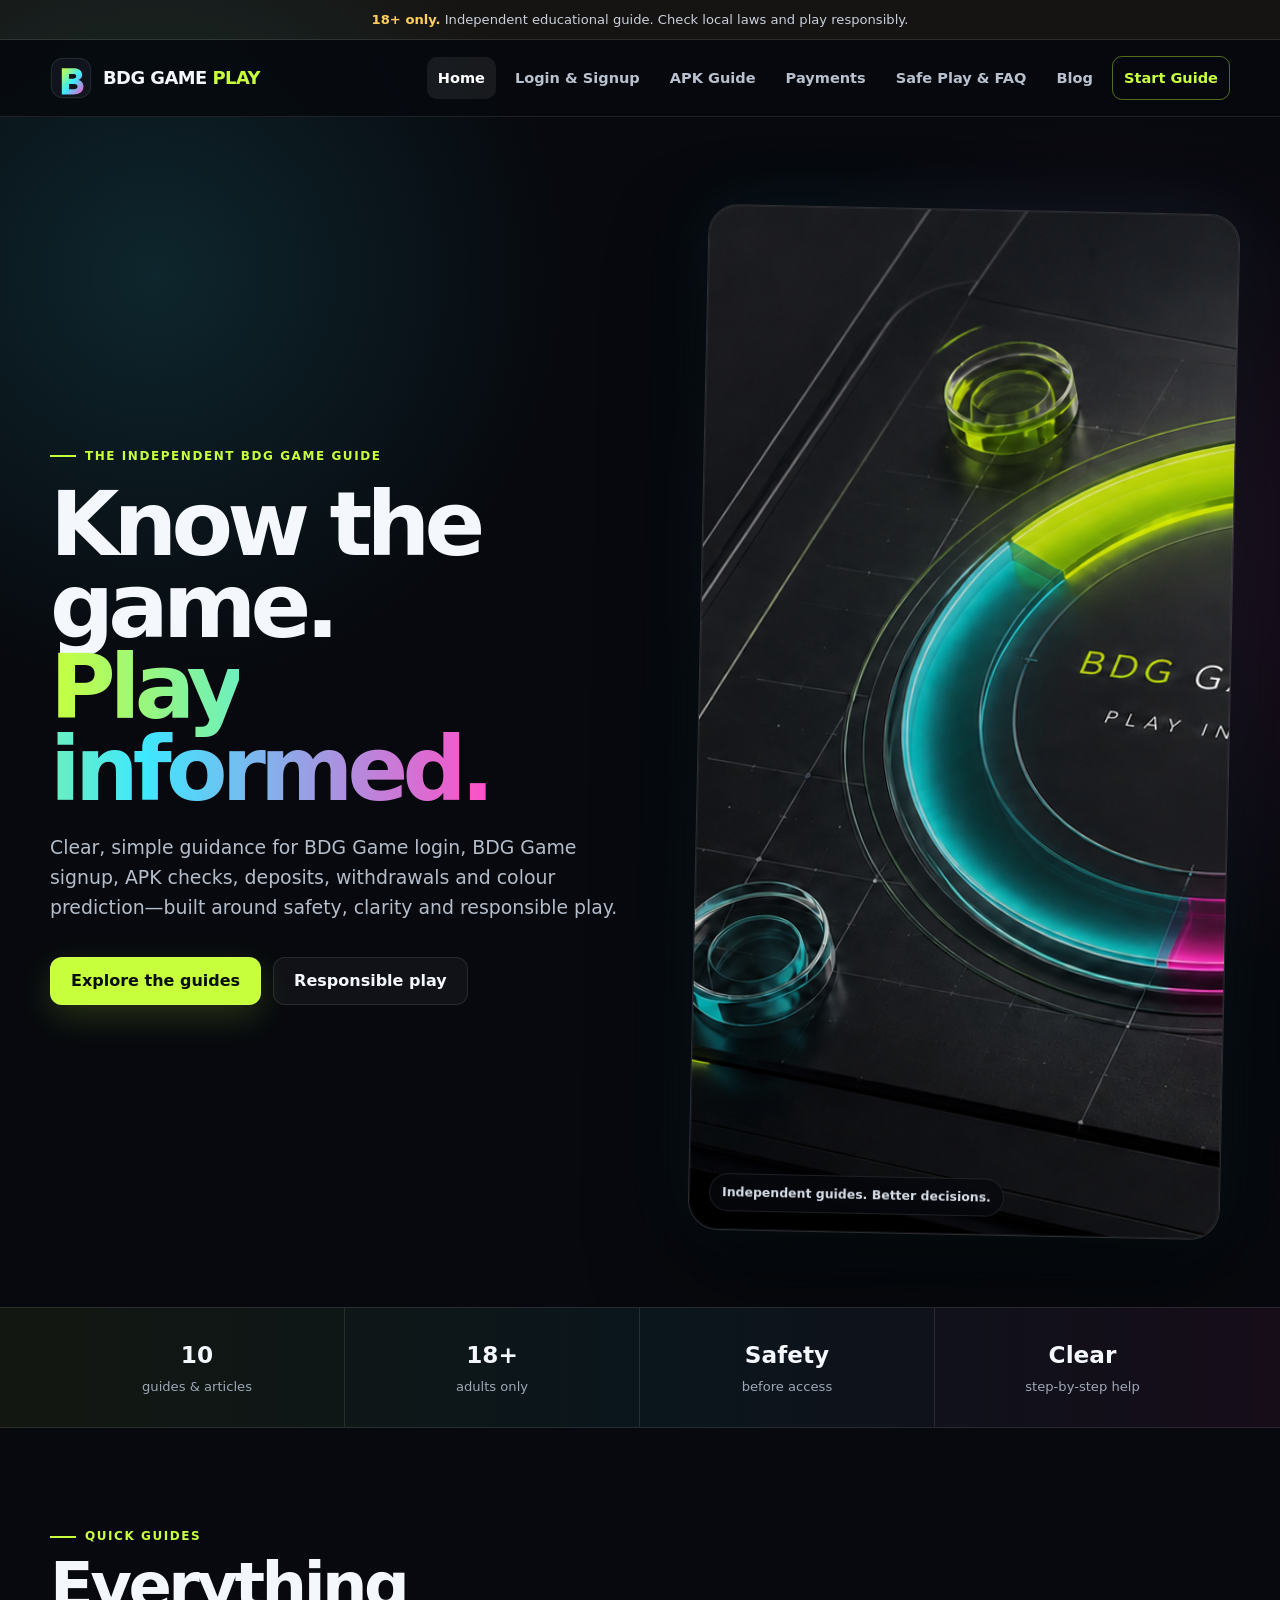
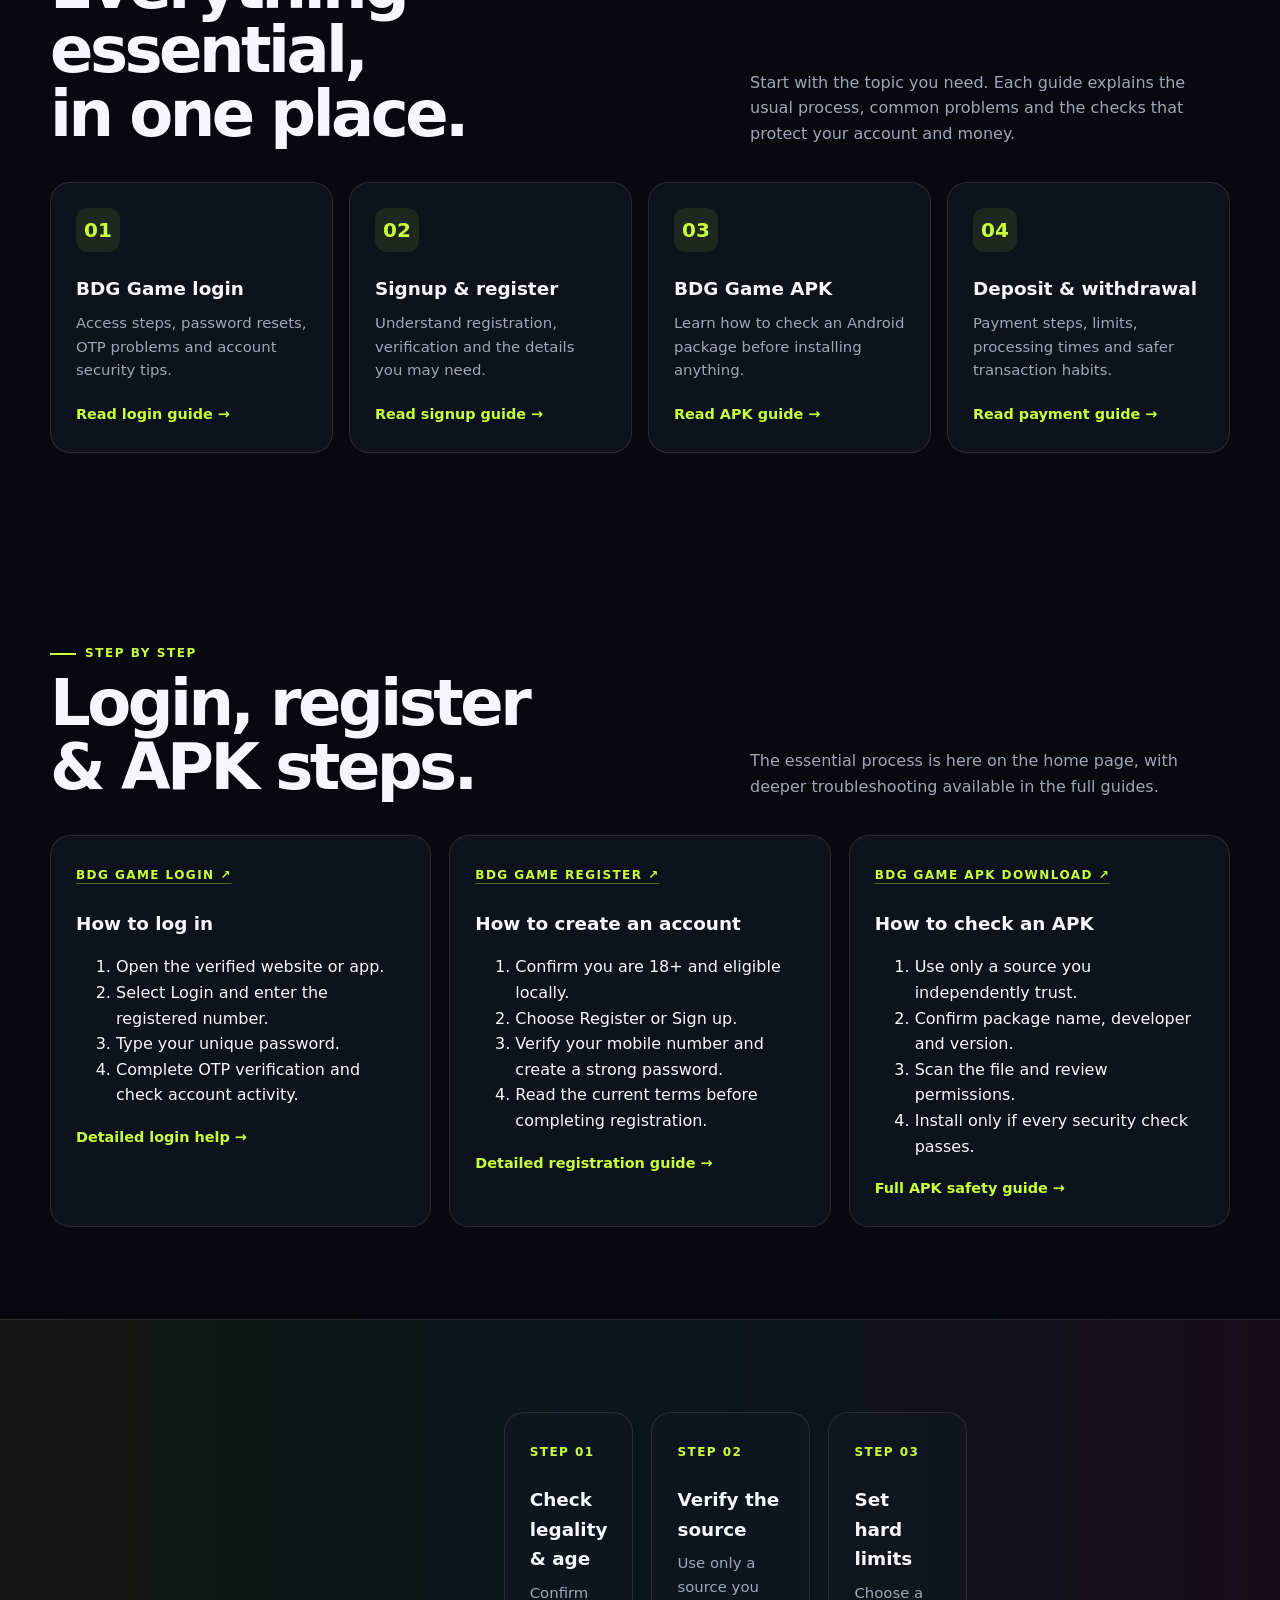
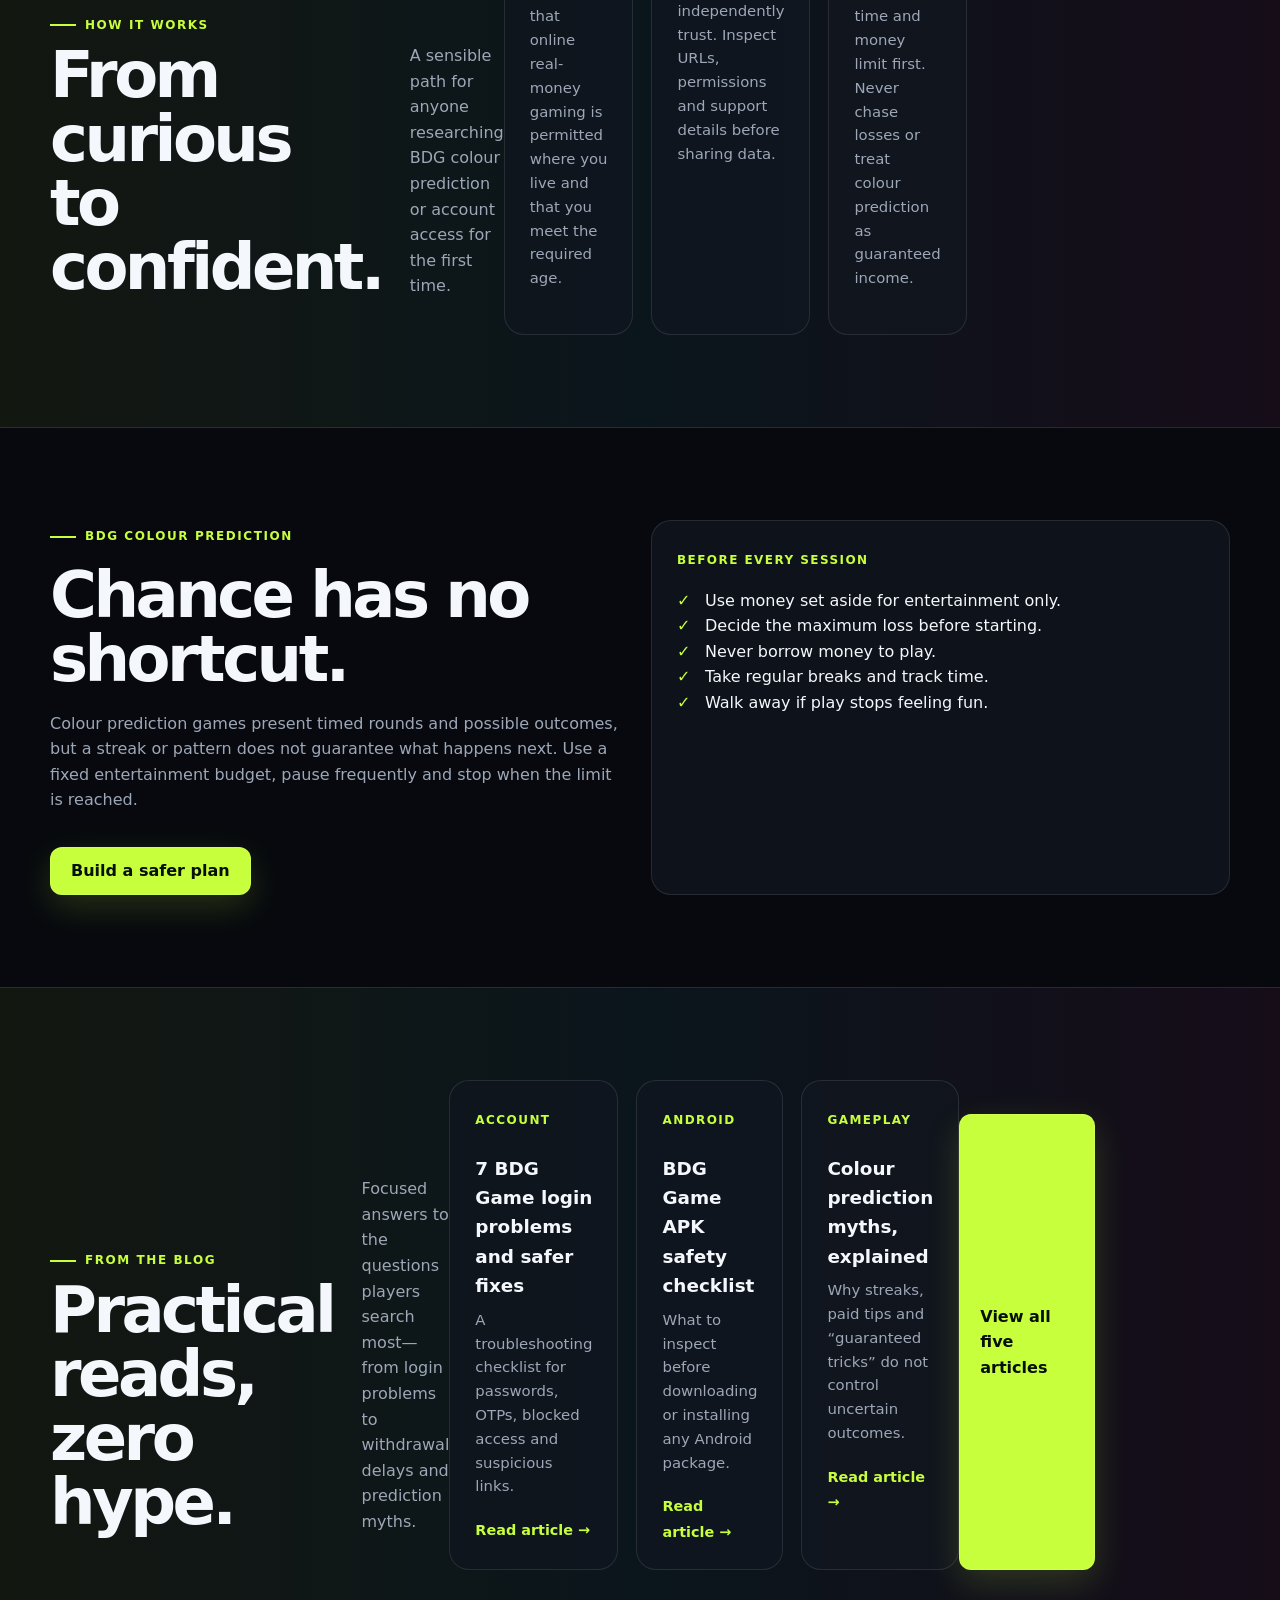
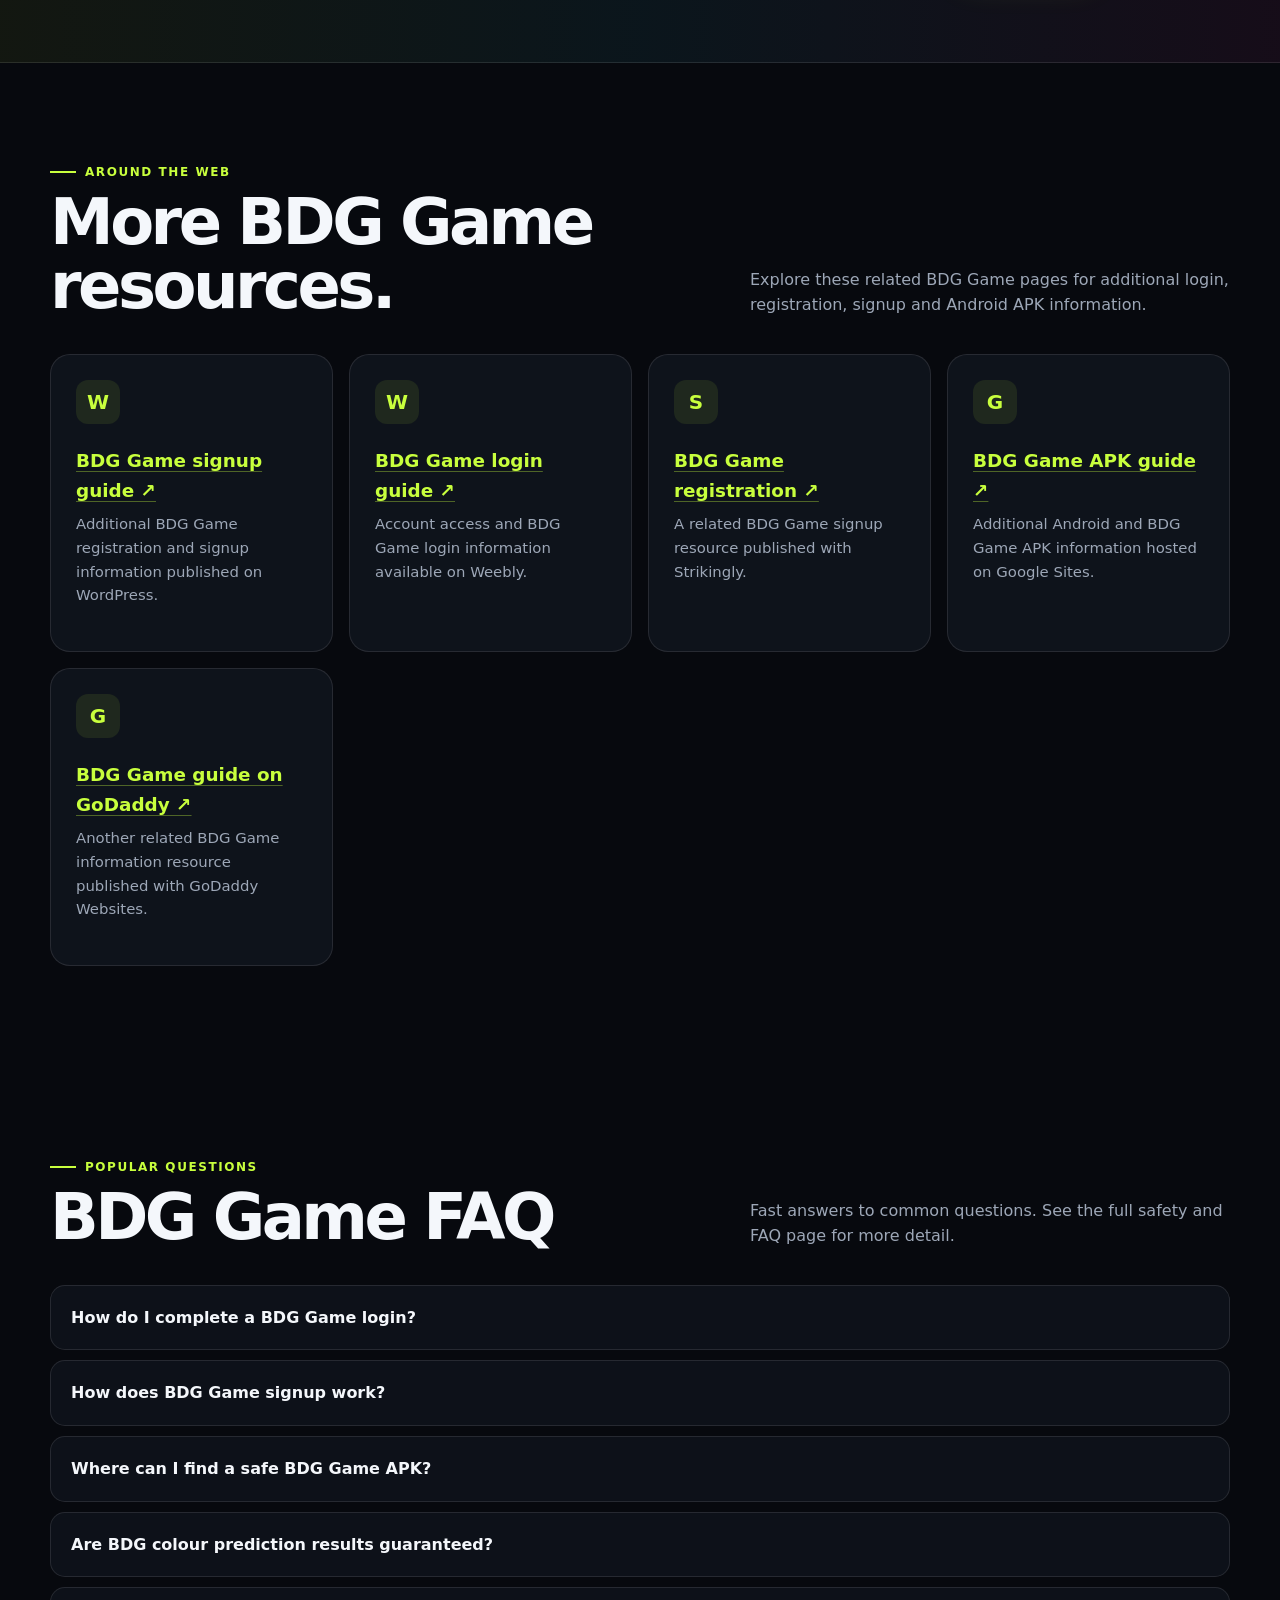
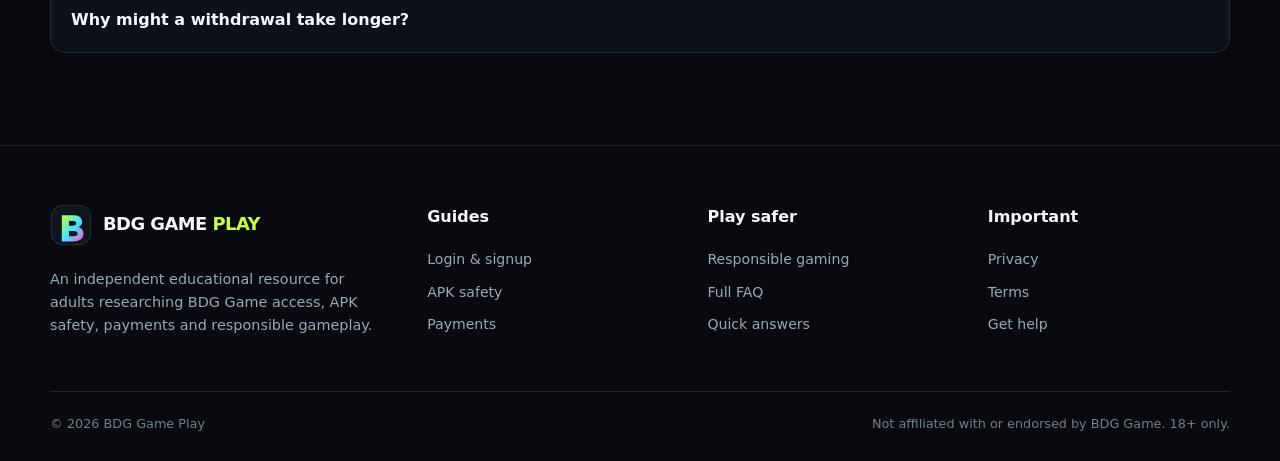
<file: index.html>
<!doctype html>
<html lang="en">
<head>
  <meta charset="utf-8"><meta name="viewport" content="width=device-width,initial-scale=1">
  <meta name="google-site-verification" content="tkEDtX2xlSTLiyoh2Z6etGSQ3M7Em4gI5hNMhI-lTiE">
  <title>BDG Game Guide: Login, Signup, APK & Colour Prediction</title>
  <meta name="description" content="An independent BDG Game guide covering login, signup, registration, APK safety, deposits, withdrawals, colour prediction basics and responsible play.">
  <meta name="keywords" content="BDG Game, BDG Game login, BDG Game signup, BDG Game APK, BDG colour prediction">
  <link rel="canonical" href="https://bdg-game-club.github.io/">
  <meta property="og:type" content="website"><meta property="og:title" content="BDG Game Play — Play Informed"><meta property="og:description" content="Independent BDG Game login, signup, APK, payments and responsible play guides."><meta property="og:url" content="https://bdg-game-club.github.io/"><meta property="og:image" content="https://bdg-game-club.github.io/assets/bdg-playbook-hero.png">
  <meta name="twitter:card" content="summary_large_image"><meta name="twitter:title" content="BDG Game Play — Play Informed"><meta name="twitter:description" content="Independent BDG Game login, signup, APK, payments and responsible play guides."><meta name="twitter:image" content="https://bdg-game-club.github.io/assets/bdg-playbook-hero.png">
  <link rel="icon" href="assets/favicon.svg" type="image/svg+xml"><link rel="stylesheet" href="assets/styles.css">
</head>
<body>
<a class="skip-link" href="#main">Skip to content</a>
<div class="notice"><strong>18+ only.</strong> Independent educational guide. Check local laws and play responsibly.</div>
<header class="site-header"><div class="container nav-wrap">
  <a class="brand" href="index.html"><img src="assets/logo.svg" alt=""><span>BDG GAME <span>PLAY</span></span></a>
  <button class="menu-button" aria-expanded="false" aria-controls="main-nav">Menu</button>
  <nav class="main-nav" id="main-nav" aria-label="Main navigation" data-open="false">
    <a href="index.html" aria-current="page">Home</a><a href="login-signup.html">Login & Signup</a><a href="apk.html">APK Guide</a><a href="payments.html">Payments</a><a href="responsible-gaming.html">Safe Play & FAQ</a><a href="blog.html">Blog</a><a class="nav-cta" href="#quick-guides">Start Guide</a>
  </nav>
</div></header>
<main id="main">
  <section class="hero"><div class="container hero-grid">
    <div><span class="eyebrow">The independent BDG Game guide</span><h1>Know the game.<br><span class="gradient-word">Play informed.</span></h1><p>Clear, simple guidance for BDG Game login, BDG Game signup, APK checks, deposits, withdrawals and colour prediction—built around safety, clarity and responsible play.</p><div class="hero-actions"><a class="button button-primary" href="#quick-guides">Explore the guides</a><a class="button button-ghost" href="responsible-gaming.html">Responsible play</a></div></div>
    <figure class="hero-art"><img src="assets/bdg-playbook-hero.png" alt="Futuristic neon colour wheel with BDG Game Play and Play Informed lettering" width="1792" height="1024"><figcaption>Independent guides. Better decisions.</figcaption></figure>
  </div></section>
  <div class="feature-band"><div class="container"><div class="stat"><strong>10</strong><span>guides & articles</span></div><div class="stat"><strong>18+</strong><span>adults only</span></div><div class="stat"><strong>Safety</strong><span>before access</span></div><div class="stat"><strong>Clear</strong><span>step-by-step help</span></div></div></div>
  <section class="section" id="quick-guides"><div class="container"><div class="section-head"><div><span class="eyebrow">Quick guides</span><h2>Everything essential,<br>in one place.</h2></div><p>Start with the topic you need. Each guide explains the usual process, common problems and the checks that protect your account and money.</p></div><div class="grid-4">
    <article class="card"><div class="icon-box">01</div><h3>BDG Game login</h3><p>Access steps, password resets, OTP problems and account security tips.</p><a class="card-link" href="login-signup.html#login">Read login guide →</a></article>
    <article class="card"><div class="icon-box">02</div><h3>Signup & register</h3><p>Understand registration, verification and the details you may need.</p><a class="card-link" href="login-signup.html#signup">Read signup guide →</a></article>
    <article class="card"><div class="icon-box">03</div><h3>BDG Game APK</h3><p>Learn how to check an Android package before installing anything.</p><a class="card-link" href="apk.html">Read APK guide →</a></article>
    <article class="card"><div class="icon-box">04</div><h3>Deposit & withdrawal</h3><p>Payment steps, limits, processing times and safer transaction habits.</p><a class="card-link" href="payments.html">Read payment guide →</a></article>
  </div></div></section>
  <section class="section" id="home-steps"><div class="container"><div class="section-head"><div><span class="eyebrow">Step by step</span><h2>Login, register<br>& APK steps.</h2></div><p>The essential process is here on the home page, with deeper troubleshooting available in the full guides.</p></div><div class="grid-3">
    <article class="card"><span class="step-no"><a class="keyword-link" href="https://bdgngame.com/" target="_blank" rel="noopener noreferrer external">BDG GAME LOGIN ↗</a></span><h3>How to log in</h3><ol><li>Open the verified website or app.</li><li>Select Login and enter the registered number.</li><li>Type your unique password.</li><li>Complete OTP verification and check account activity.</li></ol><a class="card-link" href="login-signup.html#login">Detailed login help →</a></article>
    <article class="card"><span class="step-no"><a class="keyword-link" href="https://bdgggame.io/" target="_blank" rel="noopener noreferrer external">BDG GAME REGISTER ↗</a></span><h3>How to create an account</h3><ol><li>Confirm you are 18+ and eligible locally.</li><li>Choose Register or Sign up.</li><li>Verify your mobile number and create a strong password.</li><li>Read the current terms before completing registration.</li></ol><a class="card-link" href="login-signup.html#signup">Detailed registration guide →</a></article>
    <article class="card"><span class="step-no"><a class="keyword-link" href="http://bdgngame.org/" target="_blank" rel="noopener noreferrer external">BDG GAME APK DOWNLOAD ↗</a></span><h3>How to check an APK</h3><ol><li>Use only a source you independently trust.</li><li>Confirm package name, developer and version.</li><li>Scan the file and review permissions.</li><li>Install only if every security check passes.</li></ol><a class="card-link" href="apk.html">Full APK safety guide →</a></article>
  </div></div></section>
  <section class="section feature-band"><div class="container"><div class="section-head"><div><span class="eyebrow">How it works</span><h2>From curious<br>to confident.</h2></div><p>A sensible path for anyone researching BDG colour prediction or account access for the first time.</p></div><div class="grid-3">
    <article class="card"><span class="step-no">STEP 01</span><h3>Check legality & age</h3><p>Confirm that online real-money gaming is permitted where you live and that you meet the required age.</p></article>
    <article class="card"><span class="step-no">STEP 02</span><h3>Verify the source</h3><p>Use only a source you independently trust. Inspect URLs, permissions and support details before sharing data.</p></article>
    <article class="card"><span class="step-no">STEP 03</span><h3>Set hard limits</h3><p>Choose a time and money limit first. Never chase losses or treat colour prediction as guaranteed income.</p></article>
  </div></div></section>
  <section class="section"><div class="container grid-2"><div><span class="eyebrow">BDG colour prediction</span><h2 style="font-size:clamp(2.3rem,5vw,4.4rem);line-height:1;letter-spacing:-.055em;margin:16px 0 20px">Chance has no shortcut.</h2><p style="color:var(--muted)">Colour prediction games present timed rounds and possible outcomes, but a streak or pattern does not guarantee what happens next. Use a fixed entertainment budget, pause frequently and stop when the limit is reached.</p><a class="button button-primary" href="responsible-gaming.html" style="margin-top:18px">Build a safer plan</a></div><div class="card"><span class="step-no">BEFORE EVERY SESSION</span><ul class="checklist"><li>Use money set aside for entertainment only.</li><li>Decide the maximum loss before starting.</li><li>Never borrow money to play.</li><li>Take regular breaks and track time.</li><li>Walk away if play stops feeling fun.</li></ul></div></div></section>
  <section class="section feature-band" id="latest-posts"><div class="container"><div class="section-head"><div><span class="eyebrow">From the blog</span><h2>Practical reads,<br>zero hype.</h2></div><p>Focused answers to the questions players search most—from login problems to withdrawal delays and prediction myths.</p></div><div class="grid-3">
    <article class="card"><span class="step-no">ACCOUNT</span><h3>7 BDG Game login problems and safer fixes</h3><p>A troubleshooting checklist for passwords, OTPs, blocked access and suspicious links.</p><a class="card-link" href="blog-bdg-game-login-problems.html">Read article →</a></article>
    <article class="card"><span class="step-no">ANDROID</span><h3>BDG Game APK safety checklist</h3><p>What to inspect before downloading or installing any Android package.</p><a class="card-link" href="blog-bdg-game-apk-safety.html">Read article →</a></article>
    <article class="card"><span class="step-no">GAMEPLAY</span><h3>Colour prediction myths, explained</h3><p>Why streaks, paid tips and “guaranteed tricks” do not control uncertain outcomes.</p><a class="card-link" href="blog-colour-prediction-myths.html">Read article →</a></article>
  </div><div class="hero-actions"><a class="button button-primary" href="blog.html">View all five articles</a></div></div></section>
  <section class="section" id="web-resources"><div class="container"><div class="section-head"><div><span class="eyebrow">Around the web</span><h2>More BDG Game<br>resources.</h2></div><p>Explore these related BDG Game pages for additional login, registration, signup and Android APK information.</p></div><div class="grid-4">
    <article class="card"><div class="icon-box">W</div><h3><a class="keyword-link" href="https://bdggamesignup.wordpress.com/" target="_blank" rel="noopener noreferrer external">BDG Game signup guide ↗</a></h3><p>Additional BDG Game registration and signup information published on WordPress.</p></article>
    <article class="card"><div class="icon-box">W</div><h3><a class="keyword-link" href="https://bdggamelogin.weebly.com/" target="_blank" rel="noopener noreferrer external">BDG Game login guide ↗</a></h3><p>Account access and BDG Game login information available on Weebly.</p></article>
    <article class="card"><div class="icon-box">S</div><h3><a class="keyword-link" href="https://bdggamesignup.mystrikingly.com/" target="_blank" rel="noopener noreferrer external">BDG Game registration ↗</a></h3><p>A related BDG Game signup resource published with Strikingly.</p></article>
    <article class="card"><div class="icon-box">G</div><h3><a class="keyword-link" href="https://sites.google.com/view/bdggameapk" target="_blank" rel="noopener noreferrer external">BDG Game APK guide ↗</a></h3><p>Additional Android and BDG Game APK information hosted on Google Sites.</p></article>
    <article class="card"><div class="icon-box">G</div><h3><a class="keyword-link" href="https://site-1vy79shl2.godaddysites.com/" target="_blank" rel="noopener noreferrer external">BDG Game guide on GoDaddy ↗</a></h3><p>Another related BDG Game information resource published with GoDaddy Websites.</p></article>
  </div></div></section>
  <section class="section" id="faq"><div class="container"><div class="section-head"><div><span class="eyebrow">Popular questions</span><h2>BDG Game FAQ</h2></div><p>Fast answers to common questions. See the full safety and FAQ page for more detail.</p></div><div class="faq">
    <details><summary>How do I complete a BDG Game login?</summary><p>Open the verified service page, enter the registered mobile number or username, use your password and complete any OTP check. Never share an OTP with another person.</p></details>
    <details><summary>How does BDG Game signup work?</summary><p>A typical signup asks for a mobile number, verification code and strong password. Check age and location rules before creating any account.</p></details>
    <details><summary>Where can I find a safe BDG Game APK?</summary><p>This independent guide does not distribute APK files. Only consider an Android package from a source you have verified, and scan it before installation.</p></details>
    <details><summary>Are BDG colour prediction results guaranteed?</summary><p>No. Outcomes are uncertain, and no strategy, tip group or past sequence can guarantee a win. Avoid anyone promising fixed returns.</p></details>
    <details><summary>Why might a withdrawal take longer?</summary><p>Identity checks, bank processing, account mismatches, limits or service reviews may add time. Keep transaction references and use official support channels.</p></details>
  </div></div></section>
</main>
<footer class="site-footer"><div class="container"><div class="footer-grid"><div class="footer-brand"><a class="brand" href="index.html"><img src="assets/logo.svg" alt=""><span>BDG GAME <span>PLAY</span></span></a><p>An independent educational resource for adults researching BDG Game access, APK safety, payments and responsible gameplay.</p></div><div class="footer-col"><strong>Guides</strong><a href="login-signup.html">Login & signup</a><a href="apk.html">APK safety</a><a href="payments.html">Payments</a></div><div class="footer-col"><strong>Play safer</strong><a href="responsible-gaming.html">Responsible gaming</a><a href="responsible-gaming.html#faq">Full FAQ</a><a href="#faq">Quick answers</a></div><div class="footer-col"><strong>Important</strong><a href="responsible-gaming.html#privacy">Privacy</a><a href="responsible-gaming.html#terms">Terms</a><a href="responsible-gaming.html#help">Get help</a></div></div><div class="footer-bottom"><span>© <span data-year></span> BDG Game Play</span><span>Not affiliated with or endorsed by BDG Game. 18+ only.</span></div></div></footer>
<script src="assets/site.js"></script></body></html>
</file>
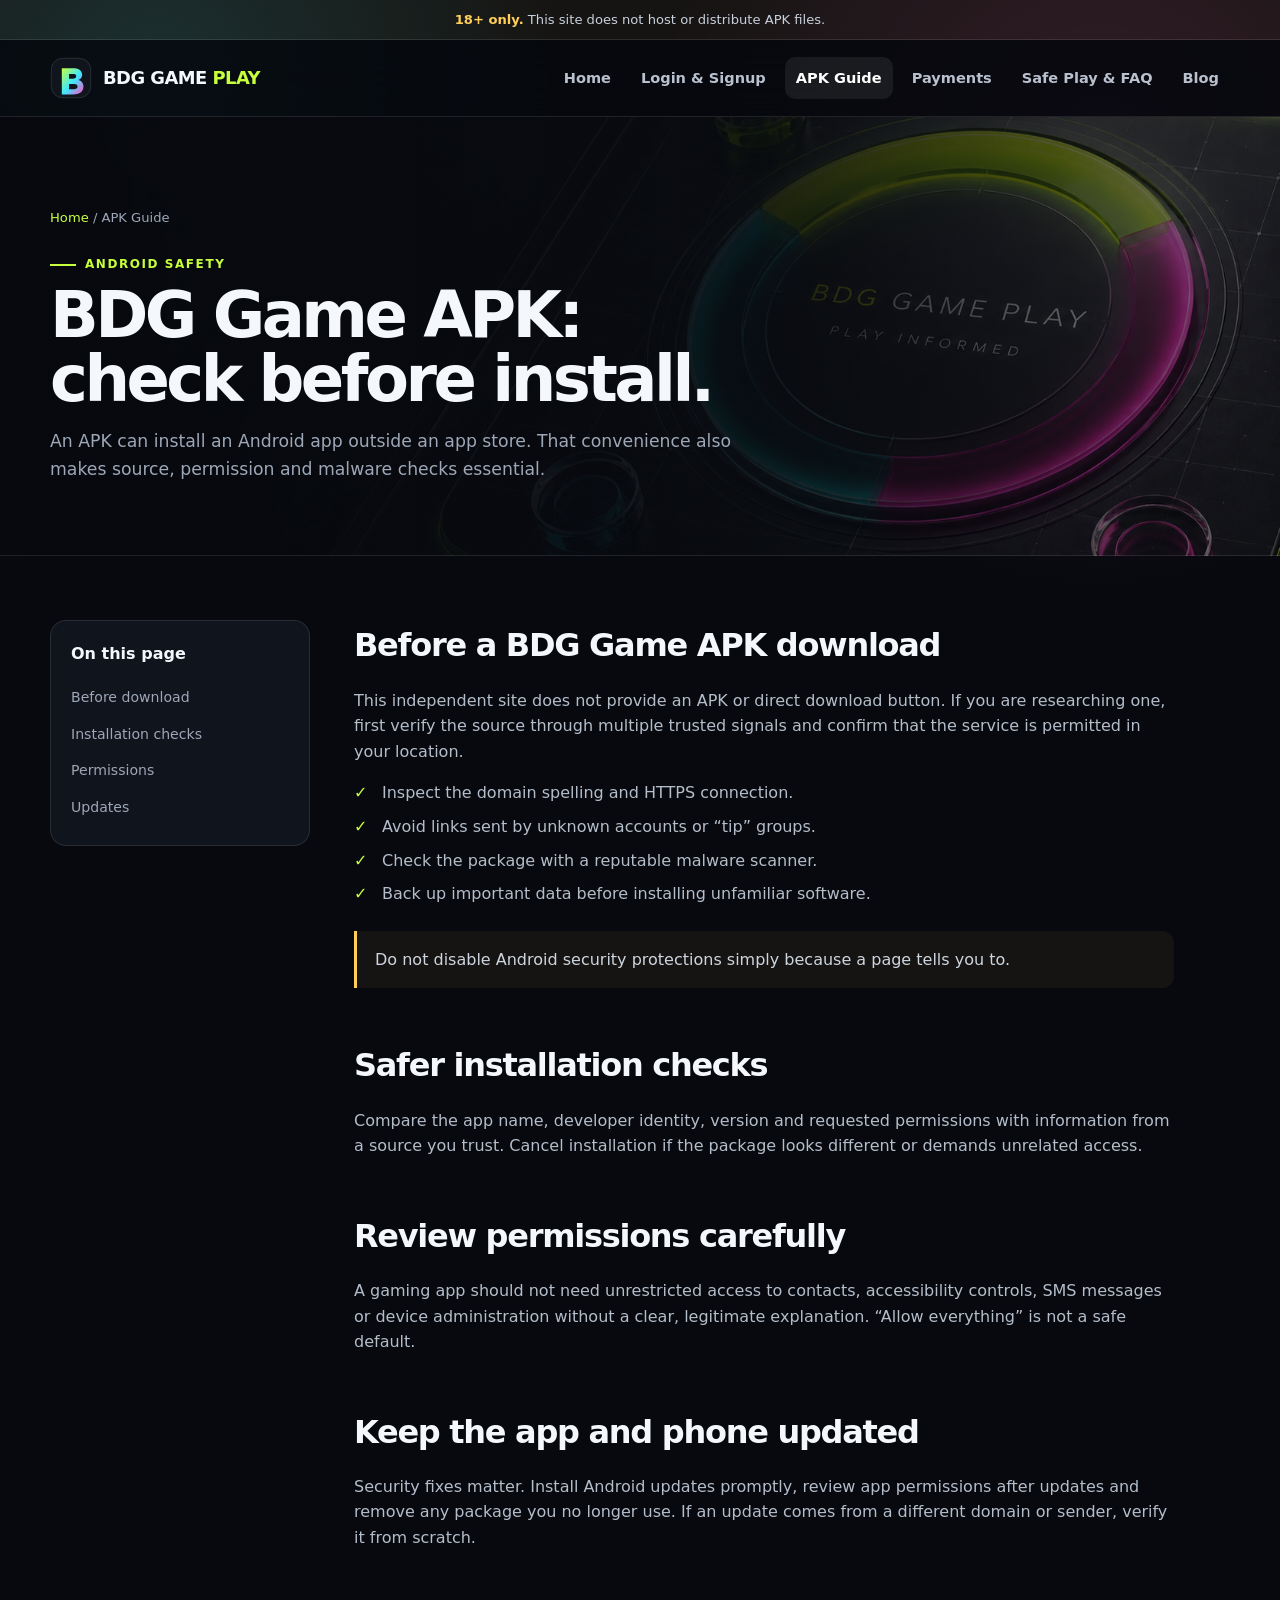
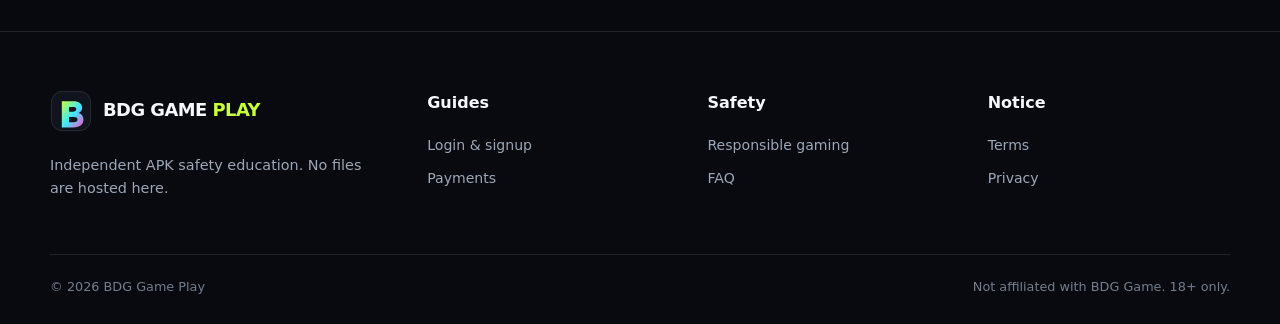
<file: apk.html>
<!doctype html><html lang="en"><head><meta charset="utf-8"><meta name="viewport" content="width=device-width,initial-scale=1"><title>BDG Game APK Guide: Download & Install Safety</title><meta name="description" content="Research the BDG Game APK safely: source checks, Android permissions, malware scanning, updates and installation precautions."><link rel="icon" href="assets/favicon.svg" type="image/svg+xml"><link rel="stylesheet" href="assets/styles.css"></head><body>
<a class="skip-link" href="#main">Skip to content</a><div class="notice"><strong>18+ only.</strong> This site does not host or distribute APK files.</div><header class="site-header"><div class="container nav-wrap"><a class="brand" href="index.html"><img src="assets/logo.svg" alt=""><span>BDG GAME <span>PLAY</span></span></a><button class="menu-button" aria-expanded="false" aria-controls="main-nav">Menu</button><nav class="main-nav" id="main-nav" data-open="false"><a href="index.html">Home</a><a href="login-signup.html">Login & Signup</a><a href="apk.html" aria-current="page">APK Guide</a><a href="payments.html">Payments</a><a href="responsible-gaming.html">Safe Play & FAQ</a><a href="blog.html">Blog</a></nav></div></header>
<main id="main"><section class="page-hero"><div class="container"><div class="breadcrumbs"><a href="index.html">Home</a> / APK Guide</div><span class="eyebrow">Android safety</span><h1>BDG Game APK:<br>check before install.</h1><p>An APK can install an Android app outside an app store. That convenience also makes source, permission and malware checks essential.</p></div></section><section class="section-tight"><div class="container content-layout"><aside class="toc"><strong>On this page</strong><a href="#before">Before download</a><a href="#install">Installation checks</a><a href="#permissions">Permissions</a><a href="#updates">Updates</a></aside><article class="prose">
<h2 id="before">Before a BDG Game APK download</h2><p>This independent site does not provide an APK or direct download button. If you are researching one, first verify the source through multiple trusted signals and confirm that the service is permitted in your location.</p><ul class="checklist"><li>Inspect the domain spelling and HTTPS connection.</li><li>Avoid links sent by unknown accounts or “tip” groups.</li><li>Check the package with a reputable malware scanner.</li><li>Back up important data before installing unfamiliar software.</li></ul><div class="callout warning">Do not disable Android security protections simply because a page tells you to.</div>
<h2 id="install">Safer installation checks</h2><p>Compare the app name, developer identity, version and requested permissions with information from a source you trust. Cancel installation if the package looks different or demands unrelated access.</p><h2 id="permissions">Review permissions carefully</h2><p>A gaming app should not need unrestricted access to contacts, accessibility controls, SMS messages or device administration without a clear, legitimate explanation. “Allow everything” is not a safe default.</p><h2 id="updates">Keep the app and phone updated</h2><p>Security fixes matter. Install Android updates promptly, review app permissions after updates and remove any package you no longer use. If an update comes from a different domain or sender, verify it from scratch.</p>
</article></div></section></main><footer class="site-footer"><div class="container"><div class="footer-grid"><div class="footer-brand"><a class="brand" href="index.html"><img src="assets/logo.svg" alt=""><span>BDG GAME <span>PLAY</span></span></a><p>Independent APK safety education. No files are hosted here.</p></div><div class="footer-col"><strong>Guides</strong><a href="login-signup.html">Login & signup</a><a href="payments.html">Payments</a></div><div class="footer-col"><strong>Safety</strong><a href="responsible-gaming.html">Responsible gaming</a><a href="responsible-gaming.html#faq">FAQ</a></div><div class="footer-col"><strong>Notice</strong><a href="responsible-gaming.html#terms">Terms</a><a href="responsible-gaming.html#privacy">Privacy</a></div></div><div class="footer-bottom"><span>© <span data-year></span> BDG Game Play</span><span>Not affiliated with BDG Game. 18+ only.</span></div></div></footer><script src="assets/site.js"></script></body></html>
</file>
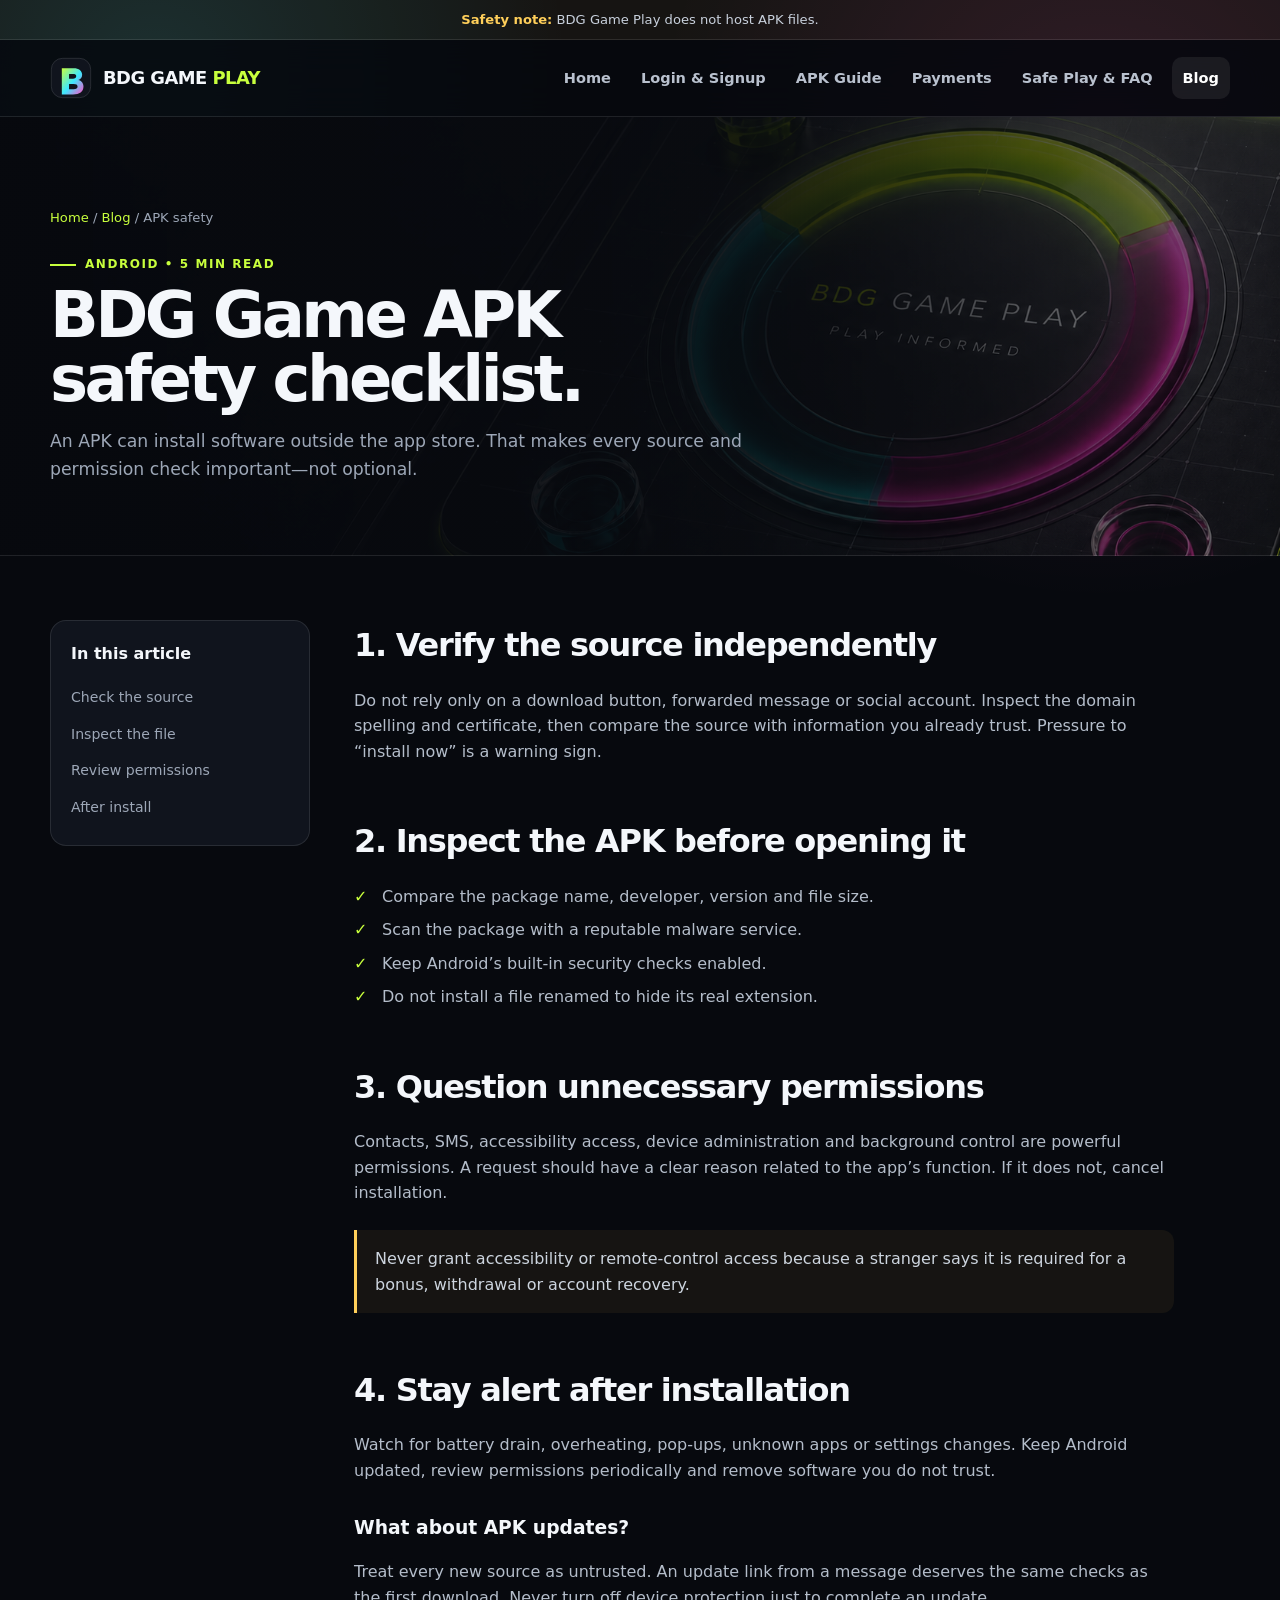
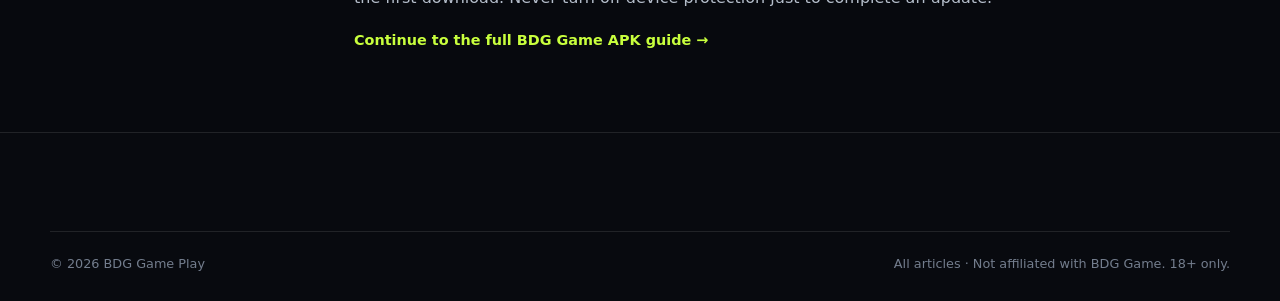
<file: blog-bdg-game-apk-safety.html>
<!doctype html><html lang="en"><head><meta charset="utf-8"><meta name="viewport" content="width=device-width,initial-scale=1"><title>BDG Game APK Safety Checklist Before Download</title><meta name="description" content="Use this BDG Game APK safety checklist to inspect source, package identity, Android permissions, malware scans and updates."><link rel="canonical" href="https://bdg-game-club.github.io/blog-bdg-game-apk-safety.html"><link rel="icon" href="assets/favicon.svg" type="image/svg+xml"><link rel="stylesheet" href="assets/styles.css"></head><body>
<div class="notice"><strong>Safety note:</strong> BDG Game Play does not host APK files.</div><header class="site-header"><div class="container nav-wrap"><a class="brand" href="index.html"><img src="assets/logo.svg" alt=""><span>BDG GAME <span>PLAY</span></span></a><button class="menu-button" aria-expanded="false" aria-controls="main-nav">Menu</button><nav class="main-nav" id="main-nav" data-open="false"><a href="index.html">Home</a><a href="login-signup.html">Login & Signup</a><a href="apk.html">APK Guide</a><a href="payments.html">Payments</a><a href="responsible-gaming.html">Safe Play & FAQ</a><a href="blog.html" aria-current="page">Blog</a></nav></div></header>
<main><section class="page-hero"><div class="container"><div class="breadcrumbs"><a href="index.html">Home</a> / <a href="blog.html">Blog</a> / APK safety</div><span class="eyebrow">Android • 5 min read</span><h1>BDG Game APK<br>safety checklist.</h1><p>An APK can install software outside the app store. That makes every source and permission check important—not optional.</p></div></section><section class="section-tight"><div class="container content-layout"><aside class="toc"><strong>In this article</strong><a href="#source">Check the source</a><a href="#file">Inspect the file</a><a href="#permissions">Review permissions</a><a href="#after">After install</a></aside><article class="prose">
<h2 id="source">1. Verify the source independently</h2><p>Do not rely only on a download button, forwarded message or social account. Inspect the domain spelling and certificate, then compare the source with information you already trust. Pressure to “install now” is a warning sign.</p><h2 id="file">2. Inspect the APK before opening it</h2><ul class="checklist"><li>Compare the package name, developer, version and file size.</li><li>Scan the package with a reputable malware service.</li><li>Keep Android’s built-in security checks enabled.</li><li>Do not install a file renamed to hide its real extension.</li></ul><h2 id="permissions">3. Question unnecessary permissions</h2><p>Contacts, SMS, accessibility access, device administration and background control are powerful permissions. A request should have a clear reason related to the app’s function. If it does not, cancel installation.</p><div class="callout warning">Never grant accessibility or remote-control access because a stranger says it is required for a bonus, withdrawal or account recovery.</div><h2 id="after">4. Stay alert after installation</h2><p>Watch for battery drain, overheating, pop-ups, unknown apps or settings changes. Keep Android updated, review permissions periodically and remove software you do not trust.</p><h3>What about APK updates?</h3><p>Treat every new source as untrusted. An update link from a message deserves the same checks as the first download. Never turn off device protection just to complete an update.</p><p><a class="card-link" href="apk.html">Continue to the full BDG Game APK guide →</a></p>
</article></div></section></main><footer class="site-footer"><div class="container"><div class="footer-bottom"><span>© <span data-year></span> BDG Game Play</span><span><a href="blog.html">All articles</a> · Not affiliated with BDG Game. 18+ only.</span></div></div></footer><script src="assets/site.js"></script></body></html>
</file>
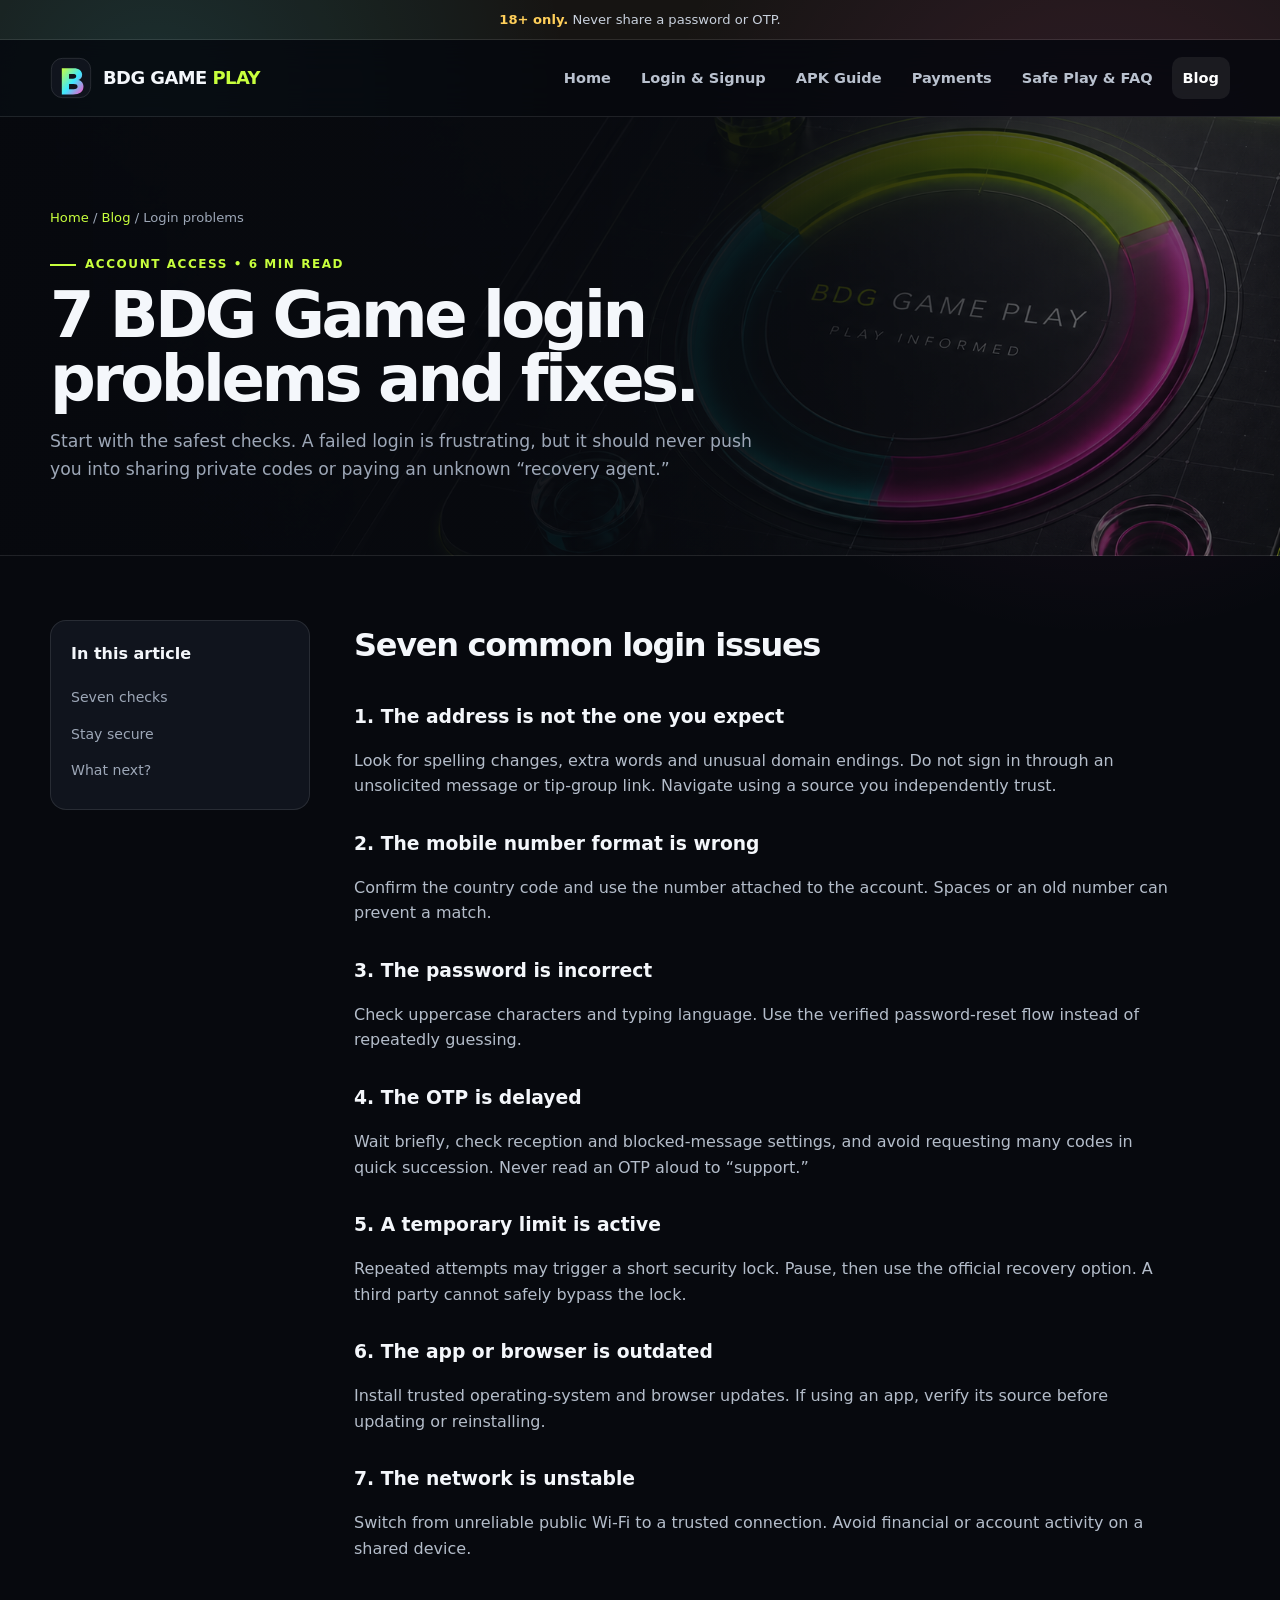
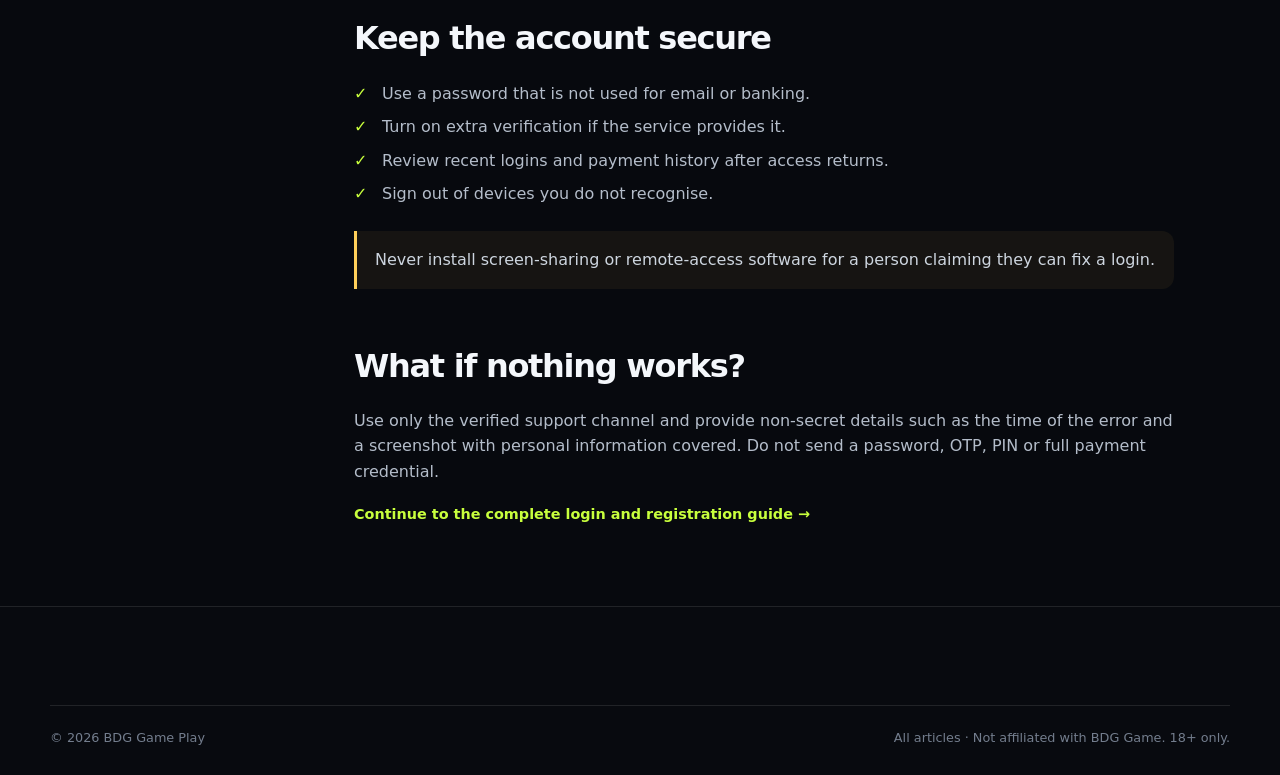
<file: blog-bdg-game-login-problems.html>
<!doctype html><html lang="en"><head><meta charset="utf-8"><meta name="viewport" content="width=device-width,initial-scale=1"><title>7 BDG Game Login Problems and Safer Fixes</title><meta name="description" content="Troubleshoot common BDG Game login problems including OTP delays, password errors, device issues and suspicious login links."><link rel="canonical" href="https://bdg-game-club.github.io/blog-bdg-game-login-problems.html"><link rel="icon" href="assets/favicon.svg" type="image/svg+xml"><link rel="stylesheet" href="assets/styles.css"></head><body>
<div class="notice"><strong>18+ only.</strong> Never share a password or OTP.</div><header class="site-header"><div class="container nav-wrap"><a class="brand" href="index.html"><img src="assets/logo.svg" alt=""><span>BDG GAME <span>PLAY</span></span></a><button class="menu-button" aria-expanded="false" aria-controls="main-nav">Menu</button><nav class="main-nav" id="main-nav" data-open="false"><a href="index.html">Home</a><a href="login-signup.html">Login & Signup</a><a href="apk.html">APK Guide</a><a href="payments.html">Payments</a><a href="responsible-gaming.html">Safe Play & FAQ</a><a href="blog.html" aria-current="page">Blog</a></nav></div></header>
<main><section class="page-hero"><div class="container"><div class="breadcrumbs"><a href="index.html">Home</a> / <a href="blog.html">Blog</a> / Login problems</div><span class="eyebrow">Account access • 6 min read</span><h1>7 BDG Game login<br>problems and fixes.</h1><p>Start with the safest checks. A failed login is frustrating, but it should never push you into sharing private codes or paying an unknown “recovery agent.”</p></div></section><section class="section-tight"><div class="container content-layout"><aside class="toc"><strong>In this article</strong><a href="#issues">Seven checks</a><a href="#secure">Stay secure</a><a href="#next">What next?</a></aside><article class="prose">
<h2 id="issues">Seven common login issues</h2><h3>1. The address is not the one you expect</h3><p>Look for spelling changes, extra words and unusual domain endings. Do not sign in through an unsolicited message or tip-group link. Navigate using a source you independently trust.</p><h3>2. The mobile number format is wrong</h3><p>Confirm the country code and use the number attached to the account. Spaces or an old number can prevent a match.</p><h3>3. The password is incorrect</h3><p>Check uppercase characters and typing language. Use the verified password-reset flow instead of repeatedly guessing.</p><h3>4. The OTP is delayed</h3><p>Wait briefly, check reception and blocked-message settings, and avoid requesting many codes in quick succession. Never read an OTP aloud to “support.”</p><h3>5. A temporary limit is active</h3><p>Repeated attempts may trigger a short security lock. Pause, then use the official recovery option. A third party cannot safely bypass the lock.</p><h3>6. The app or browser is outdated</h3><p>Install trusted operating-system and browser updates. If using an app, verify its source before updating or reinstalling.</p><h3>7. The network is unstable</h3><p>Switch from unreliable public Wi‑Fi to a trusted connection. Avoid financial or account activity on a shared device.</p>
<h2 id="secure">Keep the account secure</h2><ul class="checklist"><li>Use a password that is not used for email or banking.</li><li>Turn on extra verification if the service provides it.</li><li>Review recent logins and payment history after access returns.</li><li>Sign out of devices you do not recognise.</li></ul><div class="callout warning">Never install screen-sharing or remote-access software for a person claiming they can fix a login.</div>
<h2 id="next">What if nothing works?</h2><p>Use only the verified support channel and provide non-secret details such as the time of the error and a screenshot with personal information covered. Do not send a password, OTP, PIN or full payment credential.</p><p><a class="card-link" href="login-signup.html">Continue to the complete login and registration guide →</a></p>
</article></div></section></main><footer class="site-footer"><div class="container"><div class="footer-bottom"><span>© <span data-year></span> BDG Game Play</span><span><a href="blog.html">All articles</a> · Not affiliated with BDG Game. 18+ only.</span></div></div></footer><script src="assets/site.js"></script></body></html>
</file>
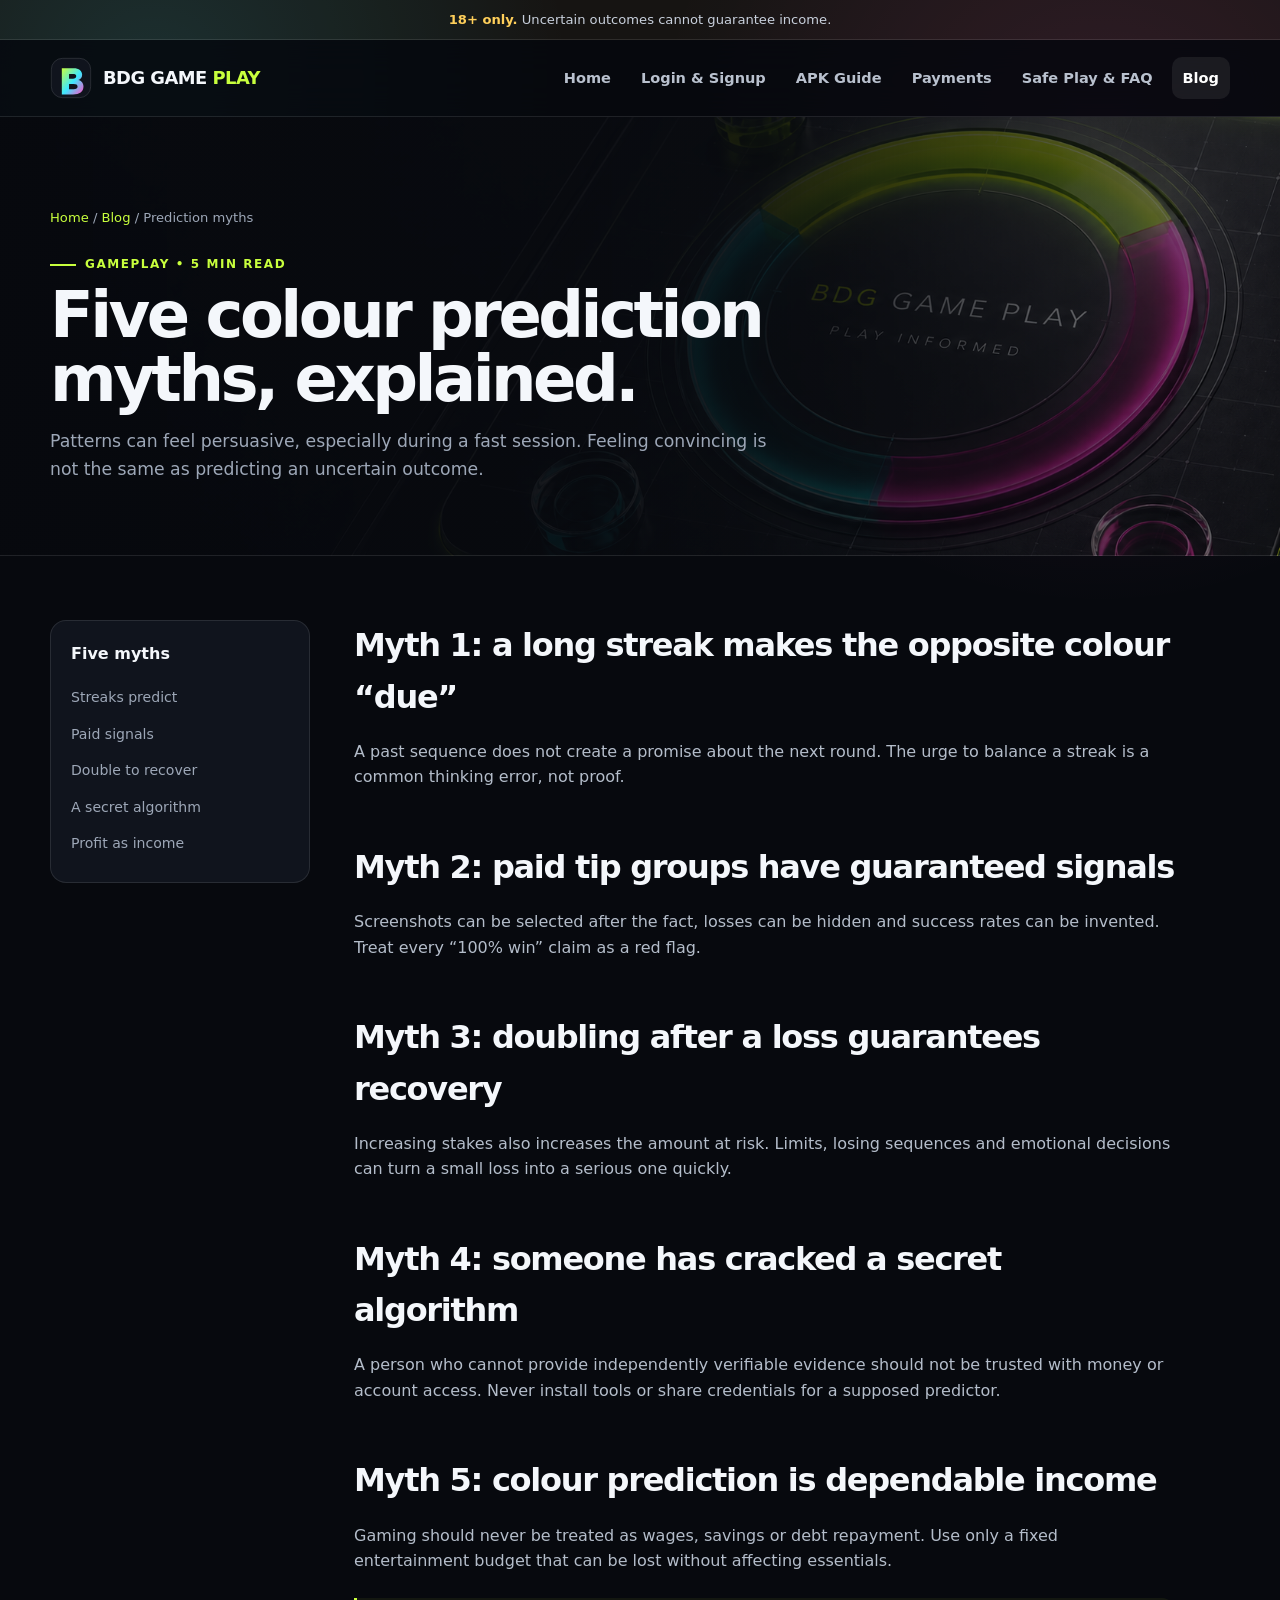
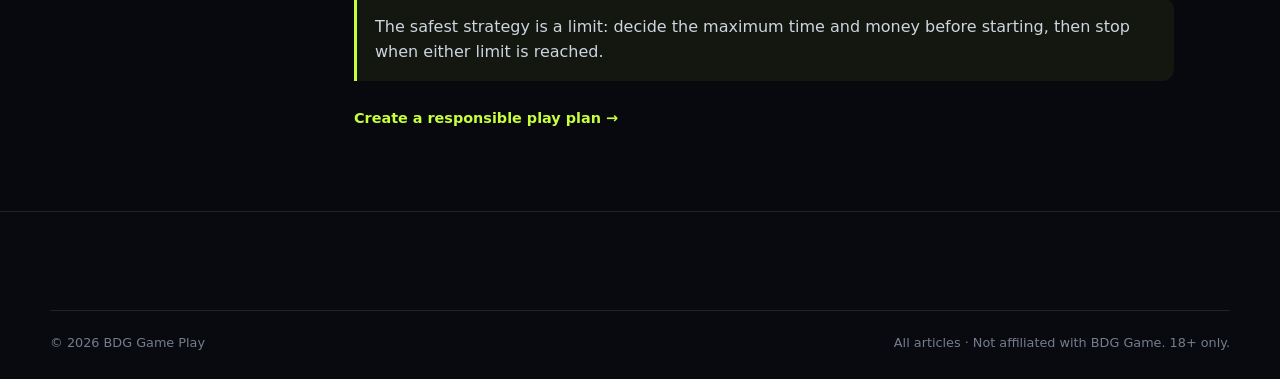
<file: blog-colour-prediction-myths.html>
<!doctype html><html lang="en"><head><meta charset="utf-8"><meta name="viewport" content="width=device-width,initial-scale=1"><title>5 BDG Colour Prediction Myths Explained</title><meta name="description" content="Understand five common BDG colour prediction myths about streaks, signals, tip groups, recovery bets and guaranteed profit."><link rel="canonical" href="https://bdg-game-club.github.io/blog-colour-prediction-myths.html"><link rel="icon" href="assets/favicon.svg" type="image/svg+xml"><link rel="stylesheet" href="assets/styles.css"></head><body>
<div class="notice"><strong>18+ only.</strong> Uncertain outcomes cannot guarantee income.</div><header class="site-header"><div class="container nav-wrap"><a class="brand" href="index.html"><img src="assets/logo.svg" alt=""><span>BDG GAME <span>PLAY</span></span></a><button class="menu-button" aria-expanded="false" aria-controls="main-nav">Menu</button><nav class="main-nav" id="main-nav" data-open="false"><a href="index.html">Home</a><a href="login-signup.html">Login & Signup</a><a href="apk.html">APK Guide</a><a href="payments.html">Payments</a><a href="responsible-gaming.html">Safe Play & FAQ</a><a href="blog.html" aria-current="page">Blog</a></nav></div></header>
<main><section class="page-hero"><div class="container"><div class="breadcrumbs"><a href="index.html">Home</a> / <a href="blog.html">Blog</a> / Prediction myths</div><span class="eyebrow">Gameplay • 5 min read</span><h1>Five colour prediction<br>myths, explained.</h1><p>Patterns can feel persuasive, especially during a fast session. Feeling convincing is not the same as predicting an uncertain outcome.</p></div></section><section class="section-tight"><div class="container content-layout"><aside class="toc"><strong>Five myths</strong><a href="#one">Streaks predict</a><a href="#two">Paid signals</a><a href="#three">Double to recover</a><a href="#four">A secret algorithm</a><a href="#five">Profit as income</a></aside><article class="prose">
<h2 id="one">Myth 1: a long streak makes the opposite colour “due”</h2><p>A past sequence does not create a promise about the next round. The urge to balance a streak is a common thinking error, not proof.</p><h2 id="two">Myth 2: paid tip groups have guaranteed signals</h2><p>Screenshots can be selected after the fact, losses can be hidden and success rates can be invented. Treat every “100% win” claim as a red flag.</p><h2 id="three">Myth 3: doubling after a loss guarantees recovery</h2><p>Increasing stakes also increases the amount at risk. Limits, losing sequences and emotional decisions can turn a small loss into a serious one quickly.</p><h2 id="four">Myth 4: someone has cracked a secret algorithm</h2><p>A person who cannot provide independently verifiable evidence should not be trusted with money or account access. Never install tools or share credentials for a supposed predictor.</p><h2 id="five">Myth 5: colour prediction is dependable income</h2><p>Gaming should never be treated as wages, savings or debt repayment. Use only a fixed entertainment budget that can be lost without affecting essentials.</p><div class="callout">The safest strategy is a limit: decide the maximum time and money before starting, then stop when either limit is reached.</div><p><a class="card-link" href="responsible-gaming.html">Create a responsible play plan →</a></p>
</article></div></section></main><footer class="site-footer"><div class="container"><div class="footer-bottom"><span>© <span data-year></span> BDG Game Play</span><span><a href="blog.html">All articles</a> · Not affiliated with BDG Game. 18+ only.</span></div></div></footer><script src="assets/site.js"></script></body></html>
</file>
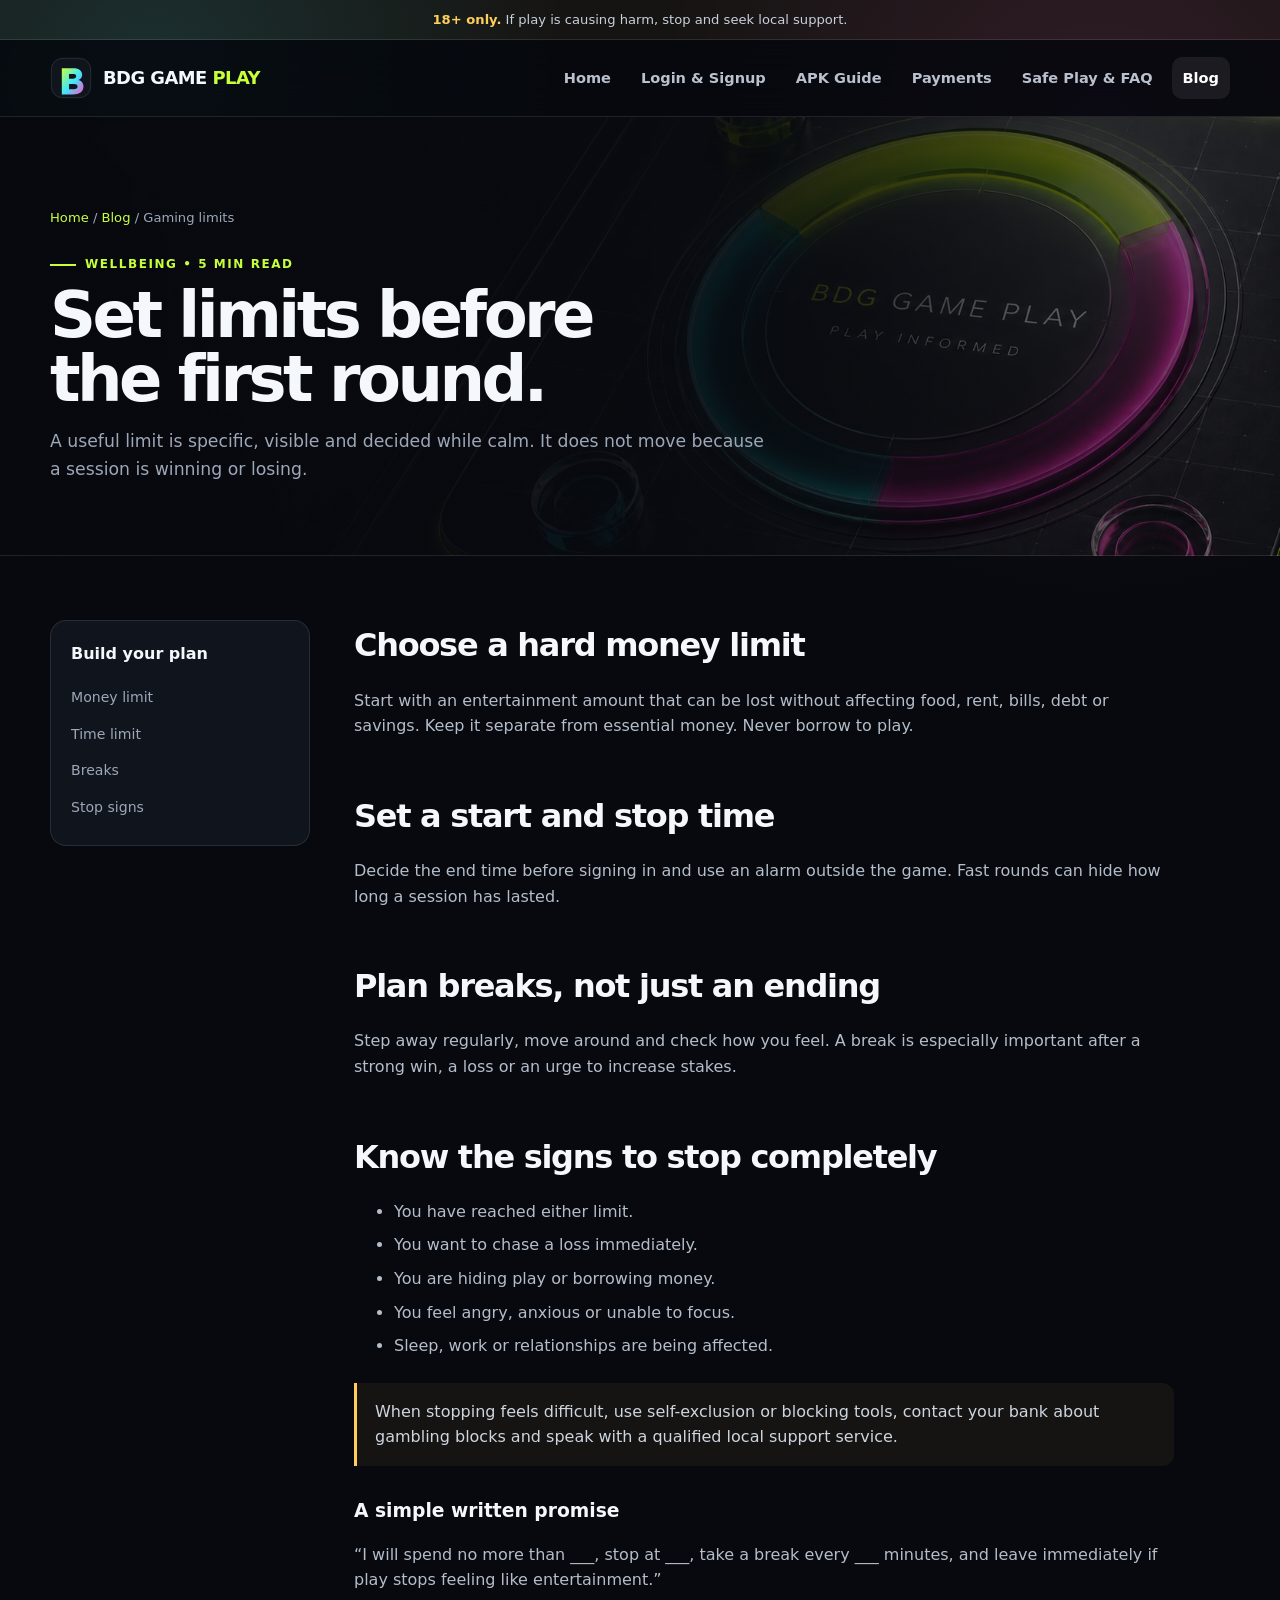
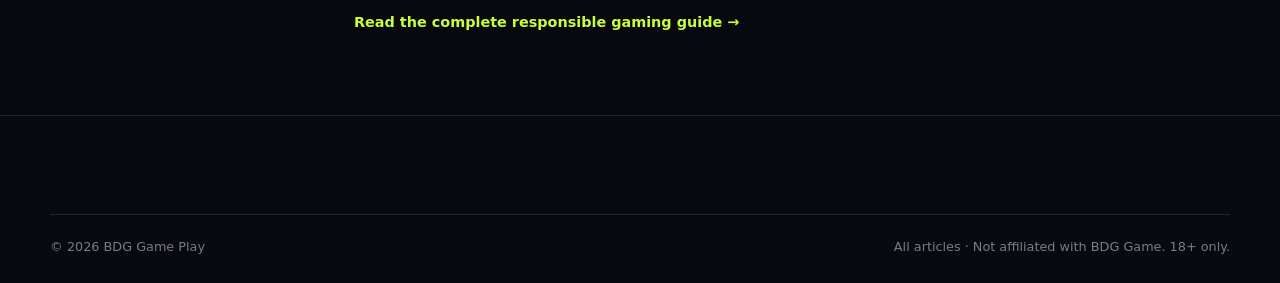
<file: blog-responsible-gaming-limits.html>
<!doctype html><html lang="en"><head><meta charset="utf-8"><meta name="viewport" content="width=device-width,initial-scale=1"><title>How to Set Responsible Gaming Limits</title><meta name="description" content="Create responsible gaming limits for time, money and breaks before playing BDG colour prediction or other online games."><link rel="canonical" href="https://bdg-game-club.github.io/blog-responsible-gaming-limits.html"><link rel="icon" href="assets/favicon.svg" type="image/svg+xml"><link rel="stylesheet" href="assets/styles.css"></head><body>
<div class="notice"><strong>18+ only.</strong> If play is causing harm, stop and seek local support.</div><header class="site-header"><div class="container nav-wrap"><a class="brand" href="index.html"><img src="assets/logo.svg" alt=""><span>BDG GAME <span>PLAY</span></span></a><button class="menu-button" aria-expanded="false" aria-controls="main-nav">Menu</button><nav class="main-nav" id="main-nav" data-open="false"><a href="index.html">Home</a><a href="login-signup.html">Login & Signup</a><a href="apk.html">APK Guide</a><a href="payments.html">Payments</a><a href="responsible-gaming.html">Safe Play & FAQ</a><a href="blog.html" aria-current="page">Blog</a></nav></div></header>
<main><section class="page-hero"><div class="container"><div class="breadcrumbs"><a href="index.html">Home</a> / <a href="blog.html">Blog</a> / Gaming limits</div><span class="eyebrow">Wellbeing • 5 min read</span><h1>Set limits before<br>the first round.</h1><p>A useful limit is specific, visible and decided while calm. It does not move because a session is winning or losing.</p></div></section><section class="section-tight"><div class="container content-layout"><aside class="toc"><strong>Build your plan</strong><a href="#money">Money limit</a><a href="#time">Time limit</a><a href="#breaks">Breaks</a><a href="#stop">Stop signs</a></aside><article class="prose">
<h2 id="money">Choose a hard money limit</h2><p>Start with an entertainment amount that can be lost without affecting food, rent, bills, debt or savings. Keep it separate from essential money. Never borrow to play.</p><h2 id="time">Set a start and stop time</h2><p>Decide the end time before signing in and use an alarm outside the game. Fast rounds can hide how long a session has lasted.</p><h2 id="breaks">Plan breaks, not just an ending</h2><p>Step away regularly, move around and check how you feel. A break is especially important after a strong win, a loss or an urge to increase stakes.</p><h2 id="stop">Know the signs to stop completely</h2><ul><li>You have reached either limit.</li><li>You want to chase a loss immediately.</li><li>You are hiding play or borrowing money.</li><li>You feel angry, anxious or unable to focus.</li><li>Sleep, work or relationships are being affected.</li></ul><div class="callout warning">When stopping feels difficult, use self-exclusion or blocking tools, contact your bank about gambling blocks and speak with a qualified local support service.</div><h3>A simple written promise</h3><p>“I will spend no more than ___, stop at ___, take a break every ___ minutes, and leave immediately if play stops feeling like entertainment.”</p><p><a class="card-link" href="responsible-gaming.html">Read the complete responsible gaming guide →</a></p>
</article></div></section></main><footer class="site-footer"><div class="container"><div class="footer-bottom"><span>© <span data-year></span> BDG Game Play</span><span><a href="blog.html">All articles</a> · Not affiliated with BDG Game. 18+ only.</span></div></div></footer><script src="assets/site.js"></script></body></html>
</file>
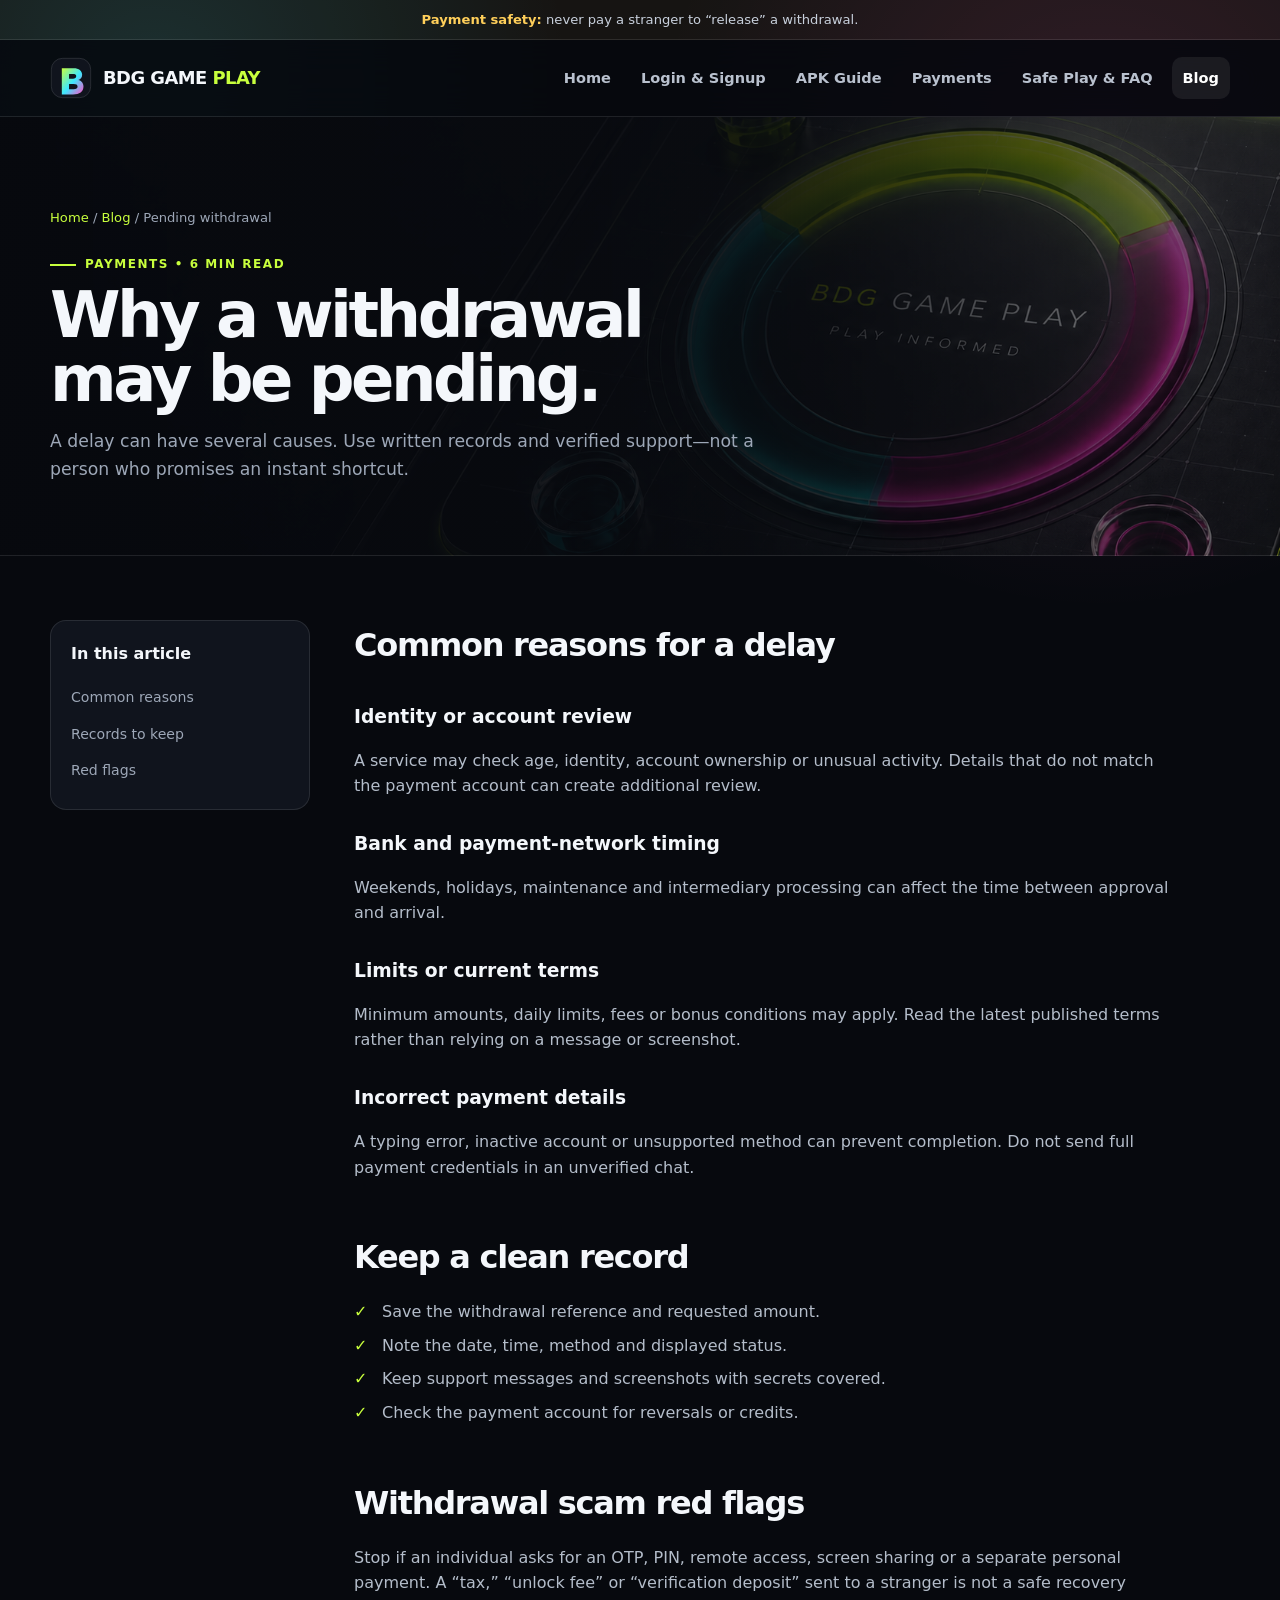
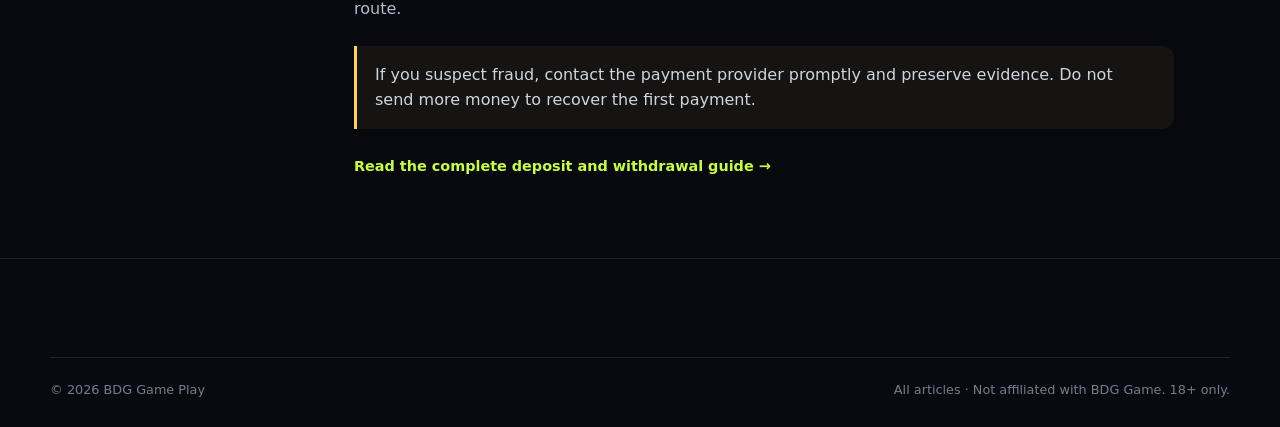
<file: blog-withdrawal-pending.html>
<!doctype html><html lang="en"><head><meta charset="utf-8"><meta name="viewport" content="width=device-width,initial-scale=1"><title>Why a BDG Game Withdrawal May Be Pending</title><meta name="description" content="Learn common reasons a BDG Game withdrawal may be pending, the records to keep and the payment scam red flags to avoid."><link rel="canonical" href="https://bdg-game-club.github.io/blog-withdrawal-pending.html"><link rel="icon" href="assets/favicon.svg" type="image/svg+xml"><link rel="stylesheet" href="assets/styles.css"></head><body>
<div class="notice"><strong>Payment safety:</strong> never pay a stranger to “release” a withdrawal.</div><header class="site-header"><div class="container nav-wrap"><a class="brand" href="index.html"><img src="assets/logo.svg" alt=""><span>BDG GAME <span>PLAY</span></span></a><button class="menu-button" aria-expanded="false" aria-controls="main-nav">Menu</button><nav class="main-nav" id="main-nav" data-open="false"><a href="index.html">Home</a><a href="login-signup.html">Login & Signup</a><a href="apk.html">APK Guide</a><a href="payments.html">Payments</a><a href="responsible-gaming.html">Safe Play & FAQ</a><a href="blog.html" aria-current="page">Blog</a></nav></div></header>
<main><section class="page-hero"><div class="container"><div class="breadcrumbs"><a href="index.html">Home</a> / <a href="blog.html">Blog</a> / Pending withdrawal</div><span class="eyebrow">Payments • 6 min read</span><h1>Why a withdrawal<br>may be pending.</h1><p>A delay can have several causes. Use written records and verified support—not a person who promises an instant shortcut.</p></div></section><section class="section-tight"><div class="container content-layout"><aside class="toc"><strong>In this article</strong><a href="#reasons">Common reasons</a><a href="#records">Records to keep</a><a href="#redflags">Red flags</a></aside><article class="prose">
<h2 id="reasons">Common reasons for a delay</h2><h3>Identity or account review</h3><p>A service may check age, identity, account ownership or unusual activity. Details that do not match the payment account can create additional review.</p><h3>Bank and payment-network timing</h3><p>Weekends, holidays, maintenance and intermediary processing can affect the time between approval and arrival.</p><h3>Limits or current terms</h3><p>Minimum amounts, daily limits, fees or bonus conditions may apply. Read the latest published terms rather than relying on a message or screenshot.</p><h3>Incorrect payment details</h3><p>A typing error, inactive account or unsupported method can prevent completion. Do not send full payment credentials in an unverified chat.</p>
<h2 id="records">Keep a clean record</h2><ul class="checklist"><li>Save the withdrawal reference and requested amount.</li><li>Note the date, time, method and displayed status.</li><li>Keep support messages and screenshots with secrets covered.</li><li>Check the payment account for reversals or credits.</li></ul><h2 id="redflags">Withdrawal scam red flags</h2><p>Stop if an individual asks for an OTP, PIN, remote access, screen sharing or a separate personal payment. A “tax,” “unlock fee” or “verification deposit” sent to a stranger is not a safe recovery route.</p><div class="callout warning">If you suspect fraud, contact the payment provider promptly and preserve evidence. Do not send more money to recover the first payment.</div><p><a class="card-link" href="payments.html">Read the complete deposit and withdrawal guide →</a></p>
</article></div></section></main><footer class="site-footer"><div class="container"><div class="footer-bottom"><span>© <span data-year></span> BDG Game Play</span><span><a href="blog.html">All articles</a> · Not affiliated with BDG Game. 18+ only.</span></div></div></footer><script src="assets/site.js"></script></body></html>
</file>
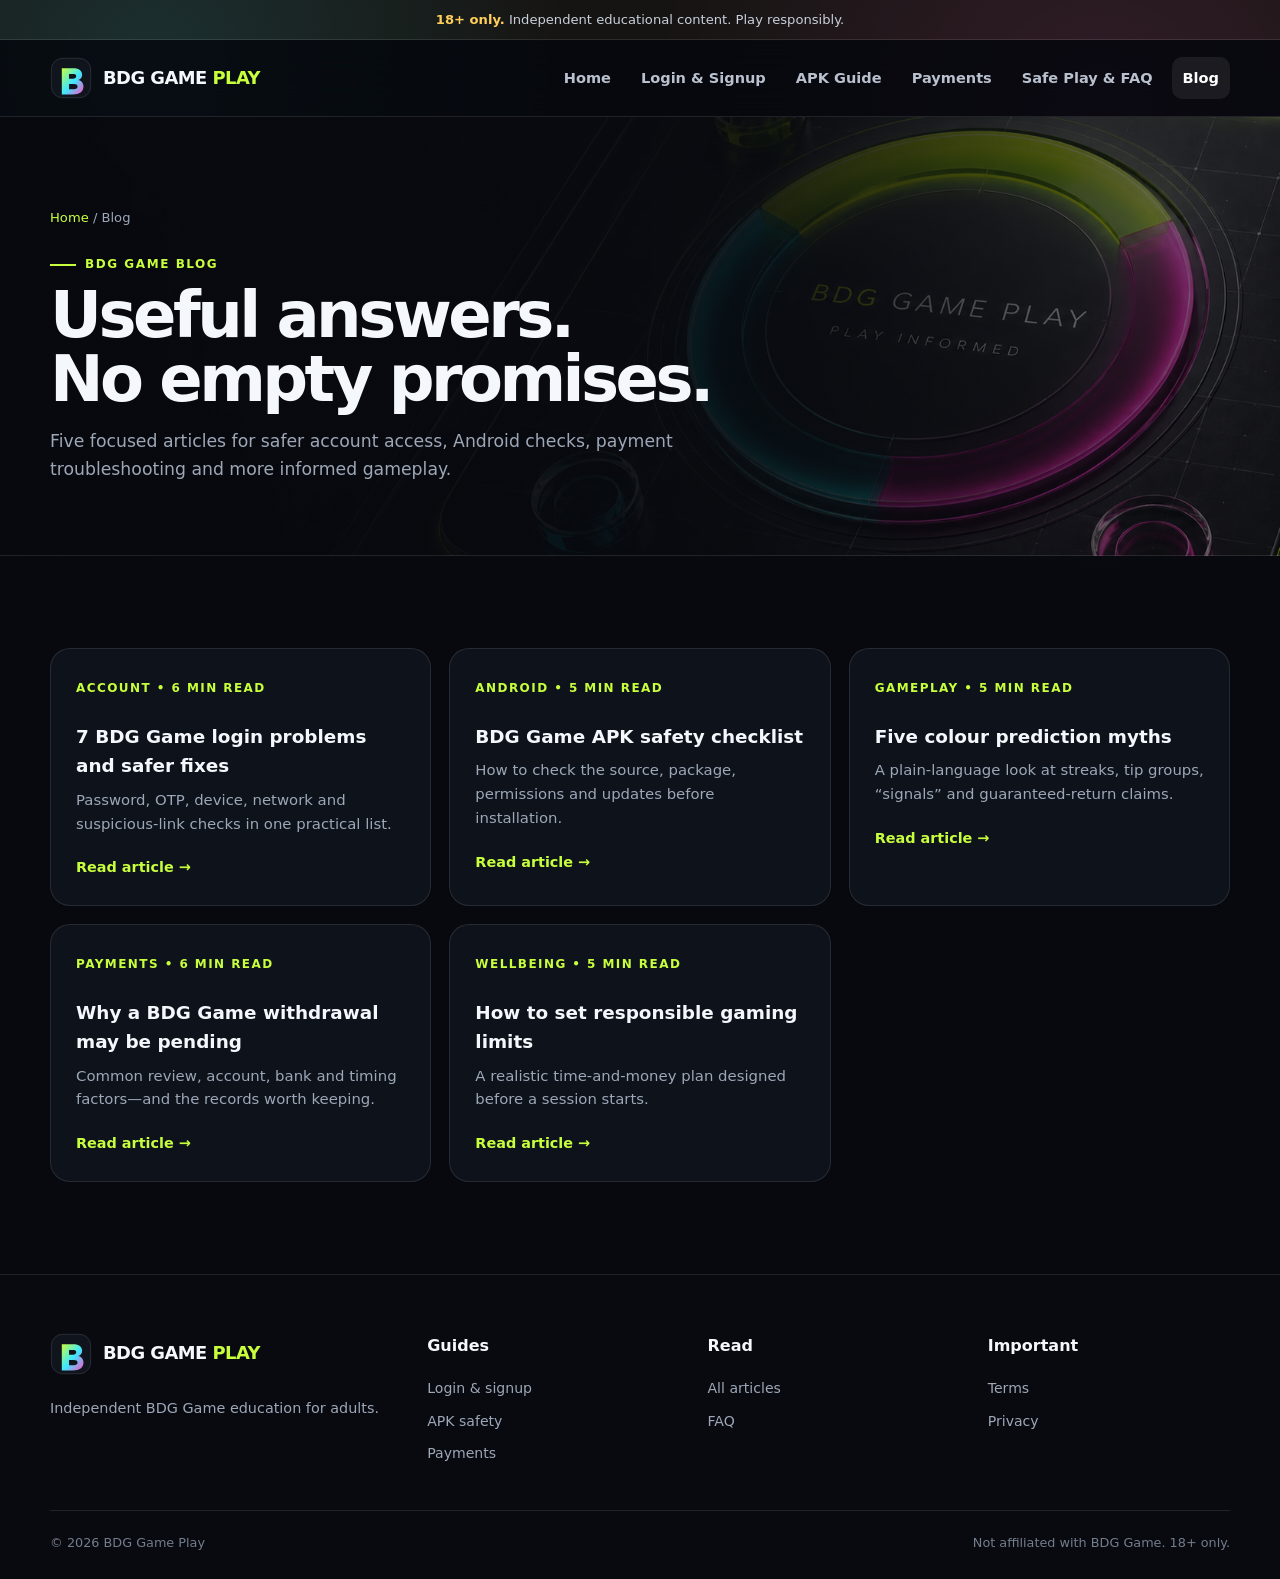
<file: blog.html>
<!doctype html><html lang="en"><head><meta charset="utf-8"><meta name="viewport" content="width=device-width,initial-scale=1"><title>BDG Game Blog: Login, APK, Payments & Safer Play</title><meta name="description" content="BDG Game Play articles covering login problems, APK safety, colour prediction myths, withdrawal delays and responsible gaming limits."><link rel="canonical" href="https://bdg-game-club.github.io/blog.html"><link rel="icon" href="assets/favicon.svg" type="image/svg+xml"><link rel="stylesheet" href="assets/styles.css"></head><body>
<a class="skip-link" href="#main">Skip to content</a><div class="notice"><strong>18+ only.</strong> Independent educational content. Play responsibly.</div><header class="site-header"><div class="container nav-wrap"><a class="brand" href="index.html"><img src="assets/logo.svg" alt=""><span>BDG GAME <span>PLAY</span></span></a><button class="menu-button" aria-expanded="false" aria-controls="main-nav">Menu</button><nav class="main-nav" id="main-nav" data-open="false"><a href="index.html">Home</a><a href="login-signup.html">Login & Signup</a><a href="apk.html">APK Guide</a><a href="payments.html">Payments</a><a href="responsible-gaming.html">Safe Play & FAQ</a><a href="blog.html" aria-current="page">Blog</a></nav></div></header>
<main id="main"><section class="page-hero"><div class="container"><div class="breadcrumbs"><a href="index.html">Home</a> / Blog</div><span class="eyebrow">BDG Game blog</span><h1>Useful answers.<br>No empty promises.</h1><p>Five focused articles for safer account access, Android checks, payment troubleshooting and more informed gameplay.</p></div></section><section class="section"><div class="container"><div class="grid-3">
<article class="card"><span class="step-no">ACCOUNT • 6 MIN READ</span><h3>7 BDG Game login problems and safer fixes</h3><p>Password, OTP, device, network and suspicious-link checks in one practical list.</p><a class="card-link" href="blog-bdg-game-login-problems.html">Read article →</a></article>
<article class="card"><span class="step-no">ANDROID • 5 MIN READ</span><h3>BDG Game APK safety checklist</h3><p>How to check the source, package, permissions and updates before installation.</p><a class="card-link" href="blog-bdg-game-apk-safety.html">Read article →</a></article>
<article class="card"><span class="step-no">GAMEPLAY • 5 MIN READ</span><h3>Five colour prediction myths</h3><p>A plain-language look at streaks, tip groups, “signals” and guaranteed-return claims.</p><a class="card-link" href="blog-colour-prediction-myths.html">Read article →</a></article>
<article class="card"><span class="step-no">PAYMENTS • 6 MIN READ</span><h3>Why a BDG Game withdrawal may be pending</h3><p>Common review, account, bank and timing factors—and the records worth keeping.</p><a class="card-link" href="blog-withdrawal-pending.html">Read article →</a></article>
<article class="card"><span class="step-no">WELLBEING • 5 MIN READ</span><h3>How to set responsible gaming limits</h3><p>A realistic time-and-money plan designed before a session starts.</p><a class="card-link" href="blog-responsible-gaming-limits.html">Read article →</a></article>
</div></div></section></main>
<footer class="site-footer"><div class="container"><div class="footer-grid"><div class="footer-brand"><a class="brand" href="index.html"><img src="assets/logo.svg" alt=""><span>BDG GAME <span>PLAY</span></span></a><p>Independent BDG Game education for adults.</p></div><div class="footer-col"><strong>Guides</strong><a href="login-signup.html">Login & signup</a><a href="apk.html">APK safety</a><a href="payments.html">Payments</a></div><div class="footer-col"><strong>Read</strong><a href="blog.html">All articles</a><a href="responsible-gaming.html#faq">FAQ</a></div><div class="footer-col"><strong>Important</strong><a href="responsible-gaming.html#terms">Terms</a><a href="responsible-gaming.html#privacy">Privacy</a></div></div><div class="footer-bottom"><span>© <span data-year></span> BDG Game Play</span><span>Not affiliated with BDG Game. 18+ only.</span></div></div></footer><script src="assets/site.js"></script></body></html>
</file>
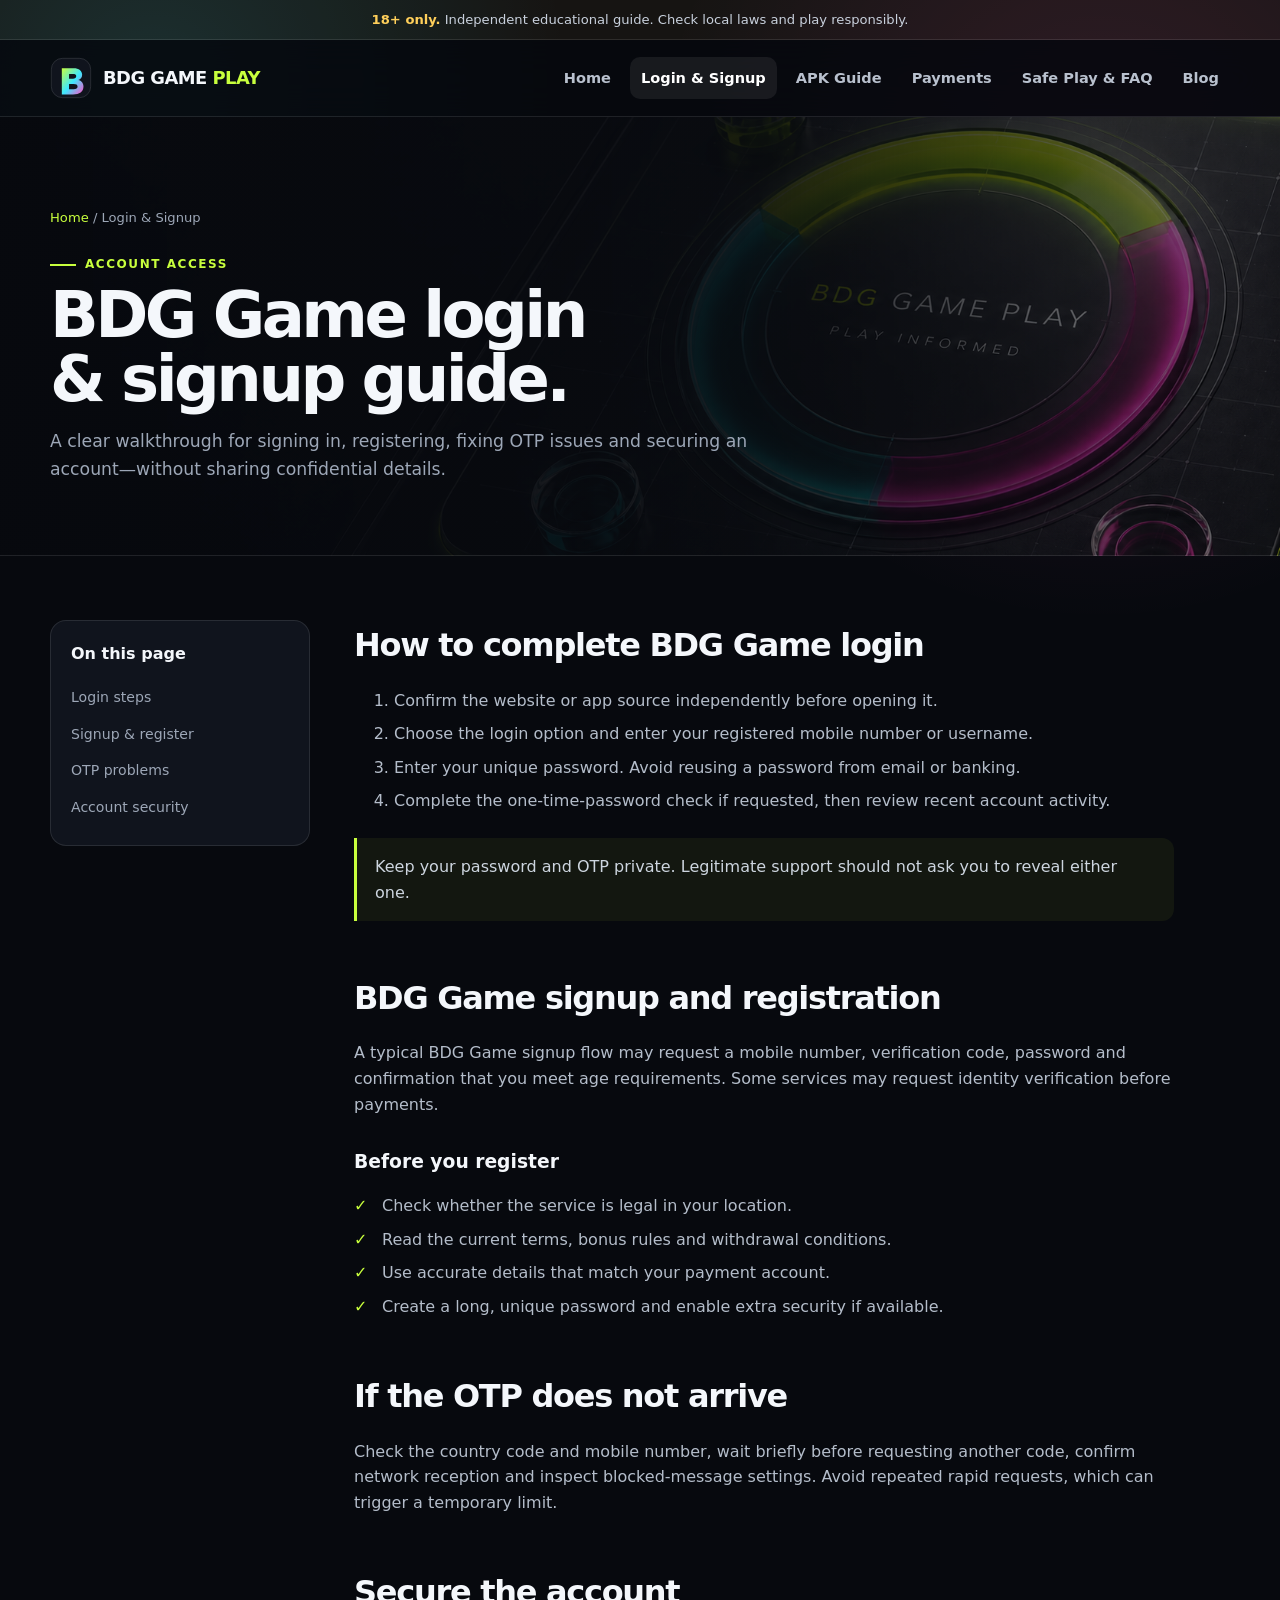
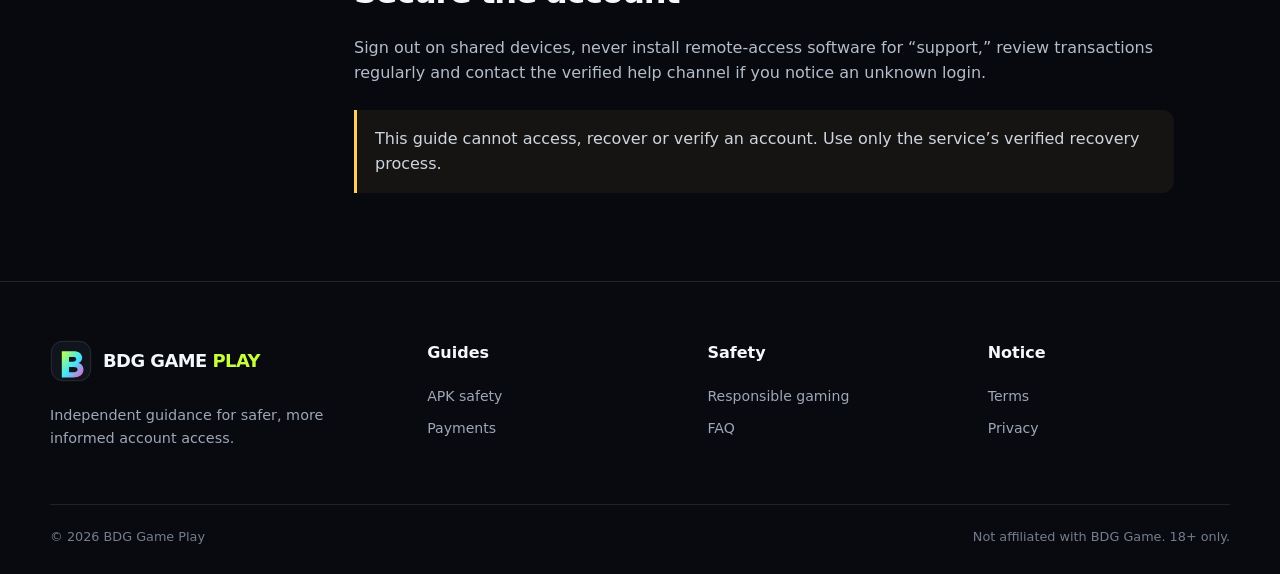
<file: login-signup.html>
<!doctype html><html lang="en"><head><meta charset="utf-8"><meta name="viewport" content="width=device-width,initial-scale=1"><title>BDG Game Login & Signup Guide | BDG Game Play</title><meta name="description" content="Step-by-step BDG Game login, signup and registration guidance with OTP help, password tips and account safety checks."><link rel="icon" href="assets/favicon.svg" type="image/svg+xml"><link rel="stylesheet" href="assets/styles.css"></head><body>
<a class="skip-link" href="#main">Skip to content</a><div class="notice"><strong>18+ only.</strong> Independent educational guide. Check local laws and play responsibly.</div>
<header class="site-header"><div class="container nav-wrap"><a class="brand" href="index.html"><img src="assets/logo.svg" alt=""><span>BDG GAME <span>PLAY</span></span></a><button class="menu-button" aria-expanded="false" aria-controls="main-nav">Menu</button><nav class="main-nav" id="main-nav" data-open="false"><a href="index.html">Home</a><a href="login-signup.html" aria-current="page">Login & Signup</a><a href="apk.html">APK Guide</a><a href="payments.html">Payments</a><a href="responsible-gaming.html">Safe Play & FAQ</a><a href="blog.html">Blog</a></nav></div></header>
<main id="main"><section class="page-hero"><div class="container"><div class="breadcrumbs"><a href="index.html">Home</a> / Login & Signup</div><span class="eyebrow">Account access</span><h1>BDG Game login<br>& signup guide.</h1><p>A clear walkthrough for signing in, registering, fixing OTP issues and securing an account—without sharing confidential details.</p></div></section><section class="section-tight"><div class="container content-layout"><aside class="toc"><strong>On this page</strong><a href="#login">Login steps</a><a href="#signup">Signup & register</a><a href="#otp">OTP problems</a><a href="#security">Account security</a></aside><article class="prose">
<h2 id="login">How to complete BDG Game login</h2><ol><li>Confirm the website or app source independently before opening it.</li><li>Choose the login option and enter your registered mobile number or username.</li><li>Enter your unique password. Avoid reusing a password from email or banking.</li><li>Complete the one-time-password check if requested, then review recent account activity.</li></ol><div class="callout">Keep your password and OTP private. Legitimate support should not ask you to reveal either one.</div>
<h2 id="signup">BDG Game signup and registration</h2><p>A typical BDG Game signup flow may request a mobile number, verification code, password and confirmation that you meet age requirements. Some services may request identity verification before payments.</p><h3>Before you register</h3><ul class="checklist"><li>Check whether the service is legal in your location.</li><li>Read the current terms, bonus rules and withdrawal conditions.</li><li>Use accurate details that match your payment account.</li><li>Create a long, unique password and enable extra security if available.</li></ul>
<h2 id="otp">If the OTP does not arrive</h2><p>Check the country code and mobile number, wait briefly before requesting another code, confirm network reception and inspect blocked-message settings. Avoid repeated rapid requests, which can trigger a temporary limit.</p><h2 id="security">Secure the account</h2><p>Sign out on shared devices, never install remote-access software for “support,” review transactions regularly and contact the verified help channel if you notice an unknown login.</p><div class="callout warning">This guide cannot access, recover or verify an account. Use only the service’s verified recovery process.</div>
</article></div></section></main>
<footer class="site-footer"><div class="container"><div class="footer-grid"><div class="footer-brand"><a class="brand" href="index.html"><img src="assets/logo.svg" alt=""><span>BDG GAME <span>PLAY</span></span></a><p>Independent guidance for safer, more informed account access.</p></div><div class="footer-col"><strong>Guides</strong><a href="apk.html">APK safety</a><a href="payments.html">Payments</a></div><div class="footer-col"><strong>Safety</strong><a href="responsible-gaming.html">Responsible gaming</a><a href="responsible-gaming.html#faq">FAQ</a></div><div class="footer-col"><strong>Notice</strong><a href="responsible-gaming.html#terms">Terms</a><a href="responsible-gaming.html#privacy">Privacy</a></div></div><div class="footer-bottom"><span>© <span data-year></span> BDG Game Play</span><span>Not affiliated with BDG Game. 18+ only.</span></div></div></footer><script src="assets/site.js"></script></body></html>
</file>
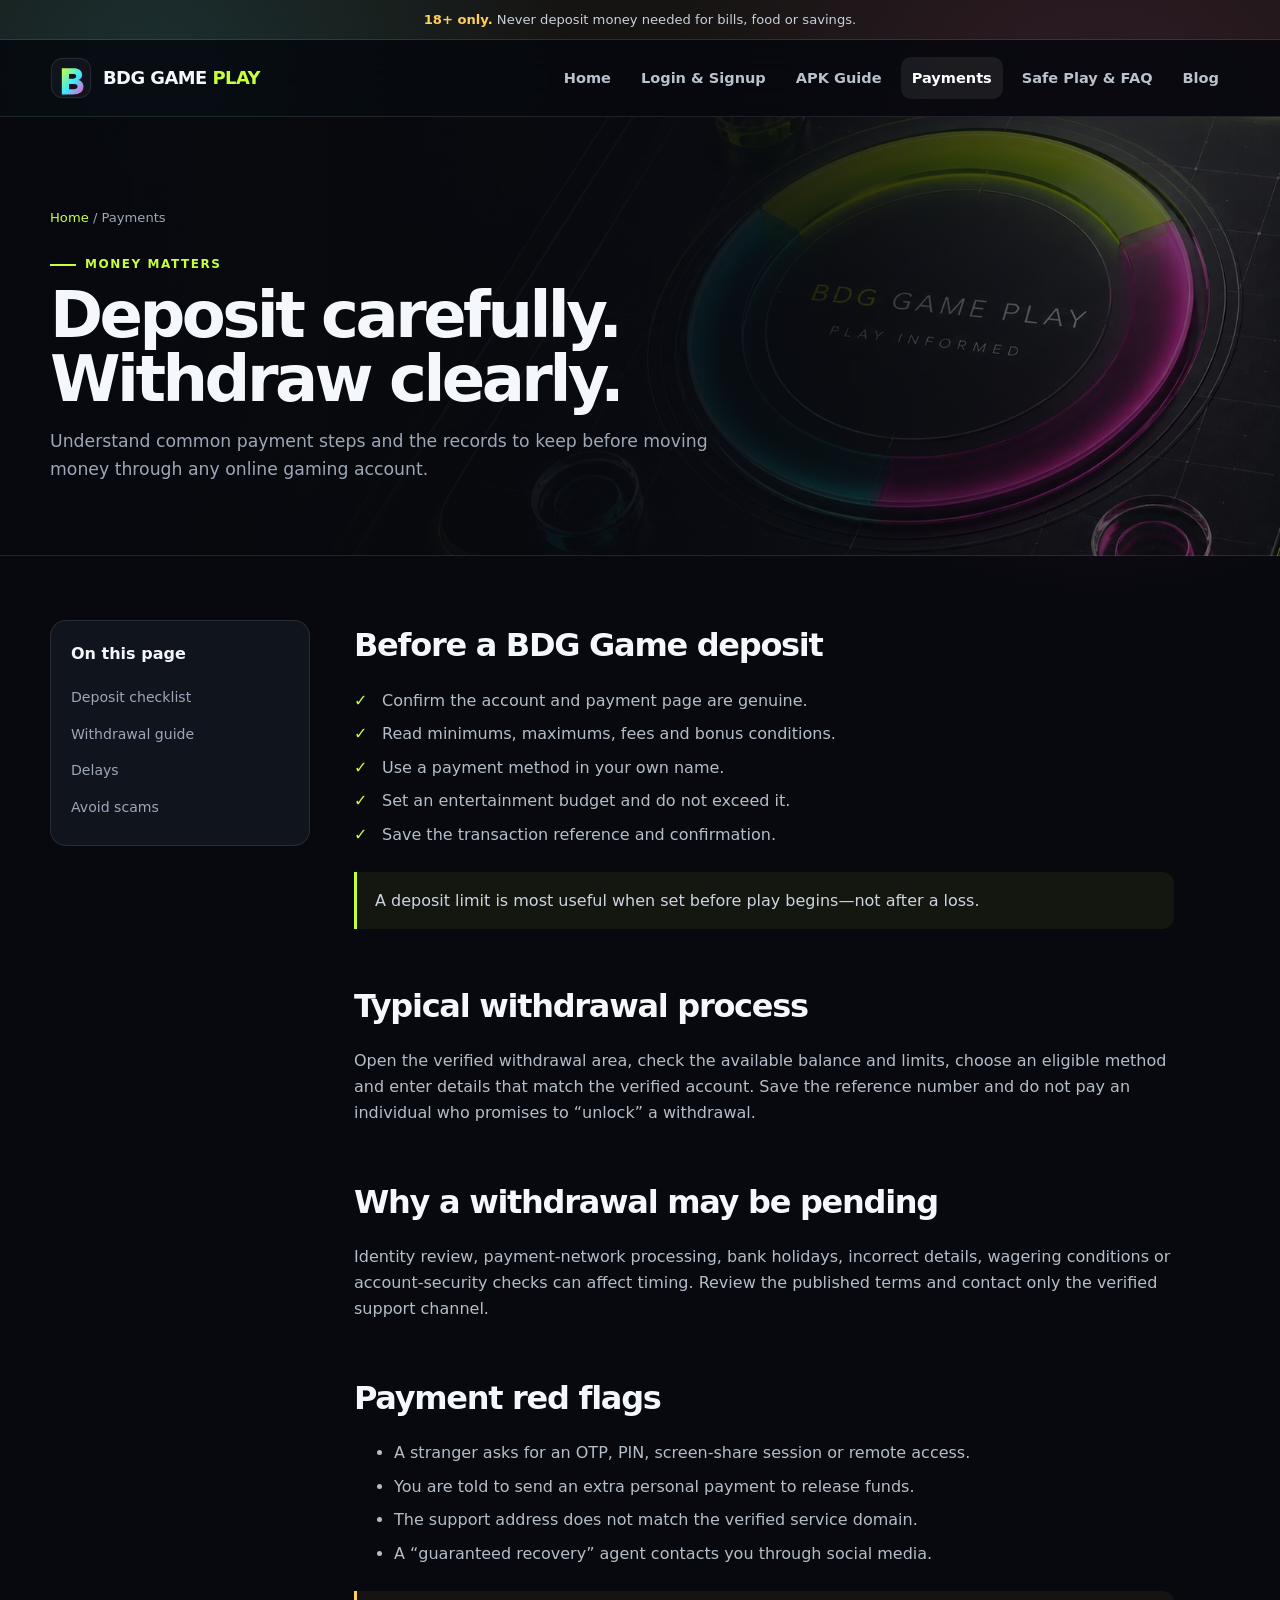
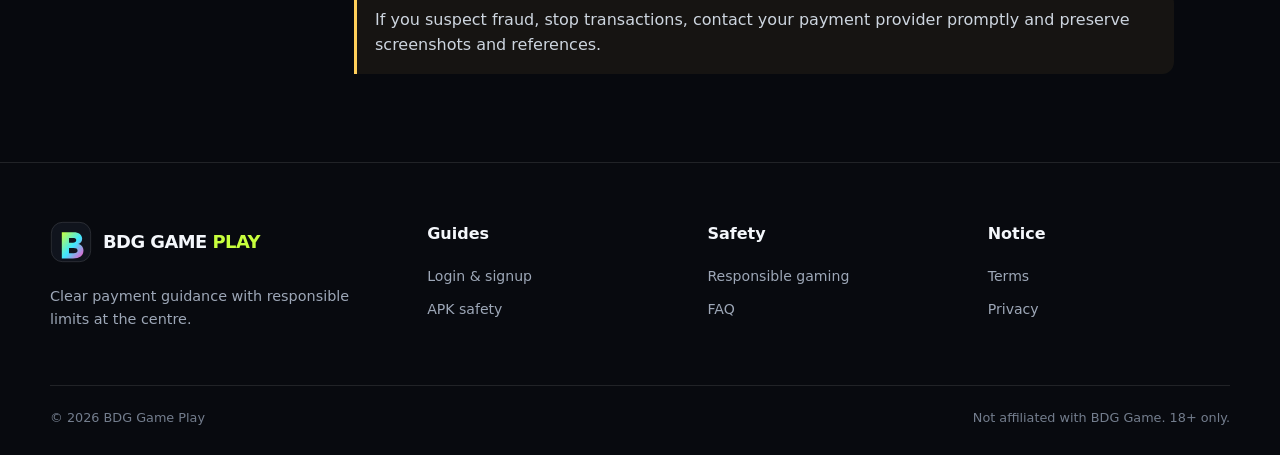
<file: payments.html>
<!doctype html><html lang="en"><head><meta charset="utf-8"><meta name="viewport" content="width=device-width,initial-scale=1"><title>BDG Game Deposit & Withdrawal Guide</title><meta name="description" content="Understand typical BDG Game deposit and withdrawal checks, payment safety, processing times and common troubleshooting steps."><link rel="icon" href="assets/favicon.svg" type="image/svg+xml"><link rel="stylesheet" href="assets/styles.css"></head><body>
<a class="skip-link" href="#main">Skip to content</a><div class="notice"><strong>18+ only.</strong> Never deposit money needed for bills, food or savings.</div><header class="site-header"><div class="container nav-wrap"><a class="brand" href="index.html"><img src="assets/logo.svg" alt=""><span>BDG GAME <span>PLAY</span></span></a><button class="menu-button" aria-expanded="false" aria-controls="main-nav">Menu</button><nav class="main-nav" id="main-nav" data-open="false"><a href="index.html">Home</a><a href="login-signup.html">Login & Signup</a><a href="apk.html">APK Guide</a><a href="payments.html" aria-current="page">Payments</a><a href="responsible-gaming.html">Safe Play & FAQ</a><a href="blog.html">Blog</a></nav></div></header>
<main id="main"><section class="page-hero"><div class="container"><div class="breadcrumbs"><a href="index.html">Home</a> / Payments</div><span class="eyebrow">Money matters</span><h1>Deposit carefully.<br>Withdraw clearly.</h1><p>Understand common payment steps and the records to keep before moving money through any online gaming account.</p></div></section><section class="section-tight"><div class="container content-layout"><aside class="toc"><strong>On this page</strong><a href="#deposit">Deposit checklist</a><a href="#withdraw">Withdrawal guide</a><a href="#delays">Delays</a><a href="#scams">Avoid scams</a></aside><article class="prose">
<h2 id="deposit">Before a BDG Game deposit</h2><ul class="checklist"><li>Confirm the account and payment page are genuine.</li><li>Read minimums, maximums, fees and bonus conditions.</li><li>Use a payment method in your own name.</li><li>Set an entertainment budget and do not exceed it.</li><li>Save the transaction reference and confirmation.</li></ul><div class="callout">A deposit limit is most useful when set before play begins—not after a loss.</div>
<h2 id="withdraw">Typical withdrawal process</h2><p>Open the verified withdrawal area, check the available balance and limits, choose an eligible method and enter details that match the verified account. Save the reference number and do not pay an individual who promises to “unlock” a withdrawal.</p><h2 id="delays">Why a withdrawal may be pending</h2><p>Identity review, payment-network processing, bank holidays, incorrect details, wagering conditions or account-security checks can affect timing. Review the published terms and contact only the verified support channel.</p><h2 id="scams">Payment red flags</h2><ul><li>A stranger asks for an OTP, PIN, screen-share session or remote access.</li><li>You are told to send an extra personal payment to release funds.</li><li>The support address does not match the verified service domain.</li><li>A “guaranteed recovery” agent contacts you through social media.</li></ul><div class="callout warning">If you suspect fraud, stop transactions, contact your payment provider promptly and preserve screenshots and references.</div>
</article></div></section></main><footer class="site-footer"><div class="container"><div class="footer-grid"><div class="footer-brand"><a class="brand" href="index.html"><img src="assets/logo.svg" alt=""><span>BDG GAME <span>PLAY</span></span></a><p>Clear payment guidance with responsible limits at the centre.</p></div><div class="footer-col"><strong>Guides</strong><a href="login-signup.html">Login & signup</a><a href="apk.html">APK safety</a></div><div class="footer-col"><strong>Safety</strong><a href="responsible-gaming.html">Responsible gaming</a><a href="responsible-gaming.html#faq">FAQ</a></div><div class="footer-col"><strong>Notice</strong><a href="responsible-gaming.html#terms">Terms</a><a href="responsible-gaming.html#privacy">Privacy</a></div></div><div class="footer-bottom"><span>© <span data-year></span> BDG Game Play</span><span>Not affiliated with BDG Game. 18+ only.</span></div></div></footer><script src="assets/site.js"></script></body></html>
</file>
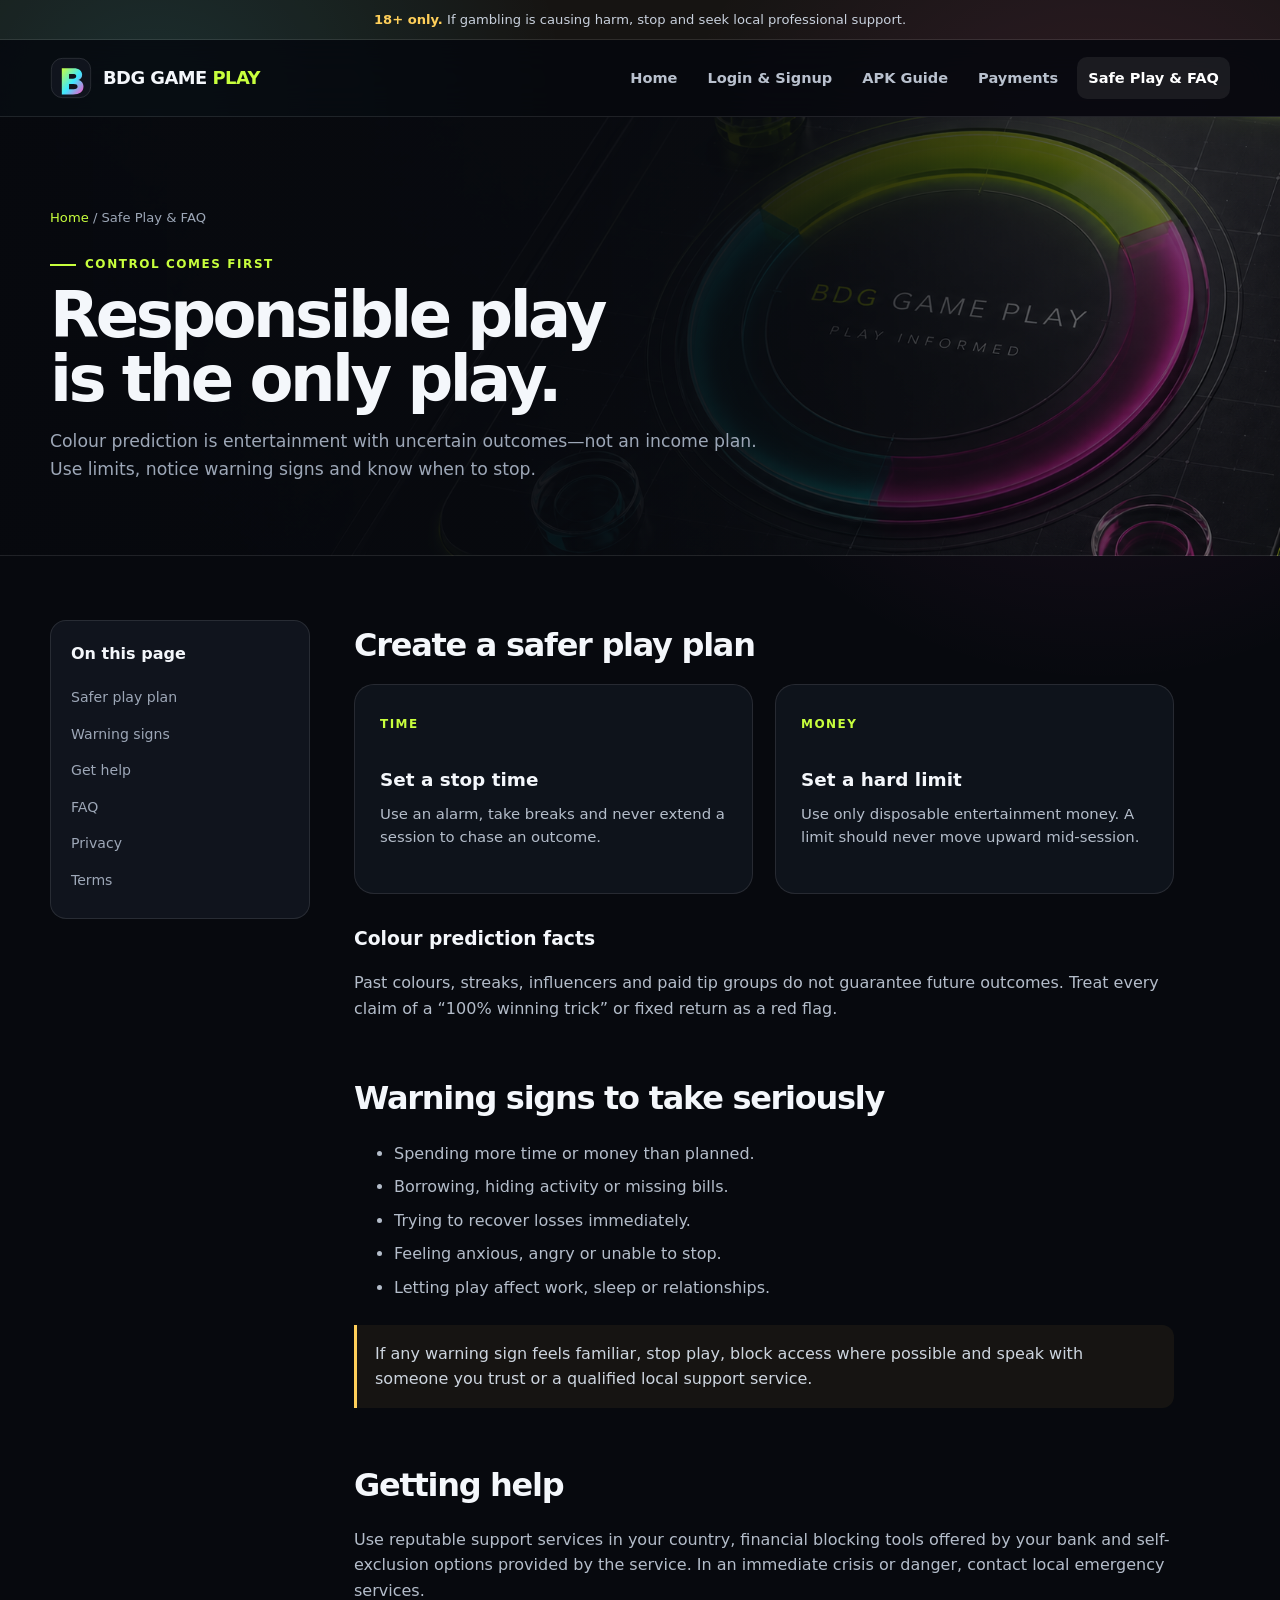
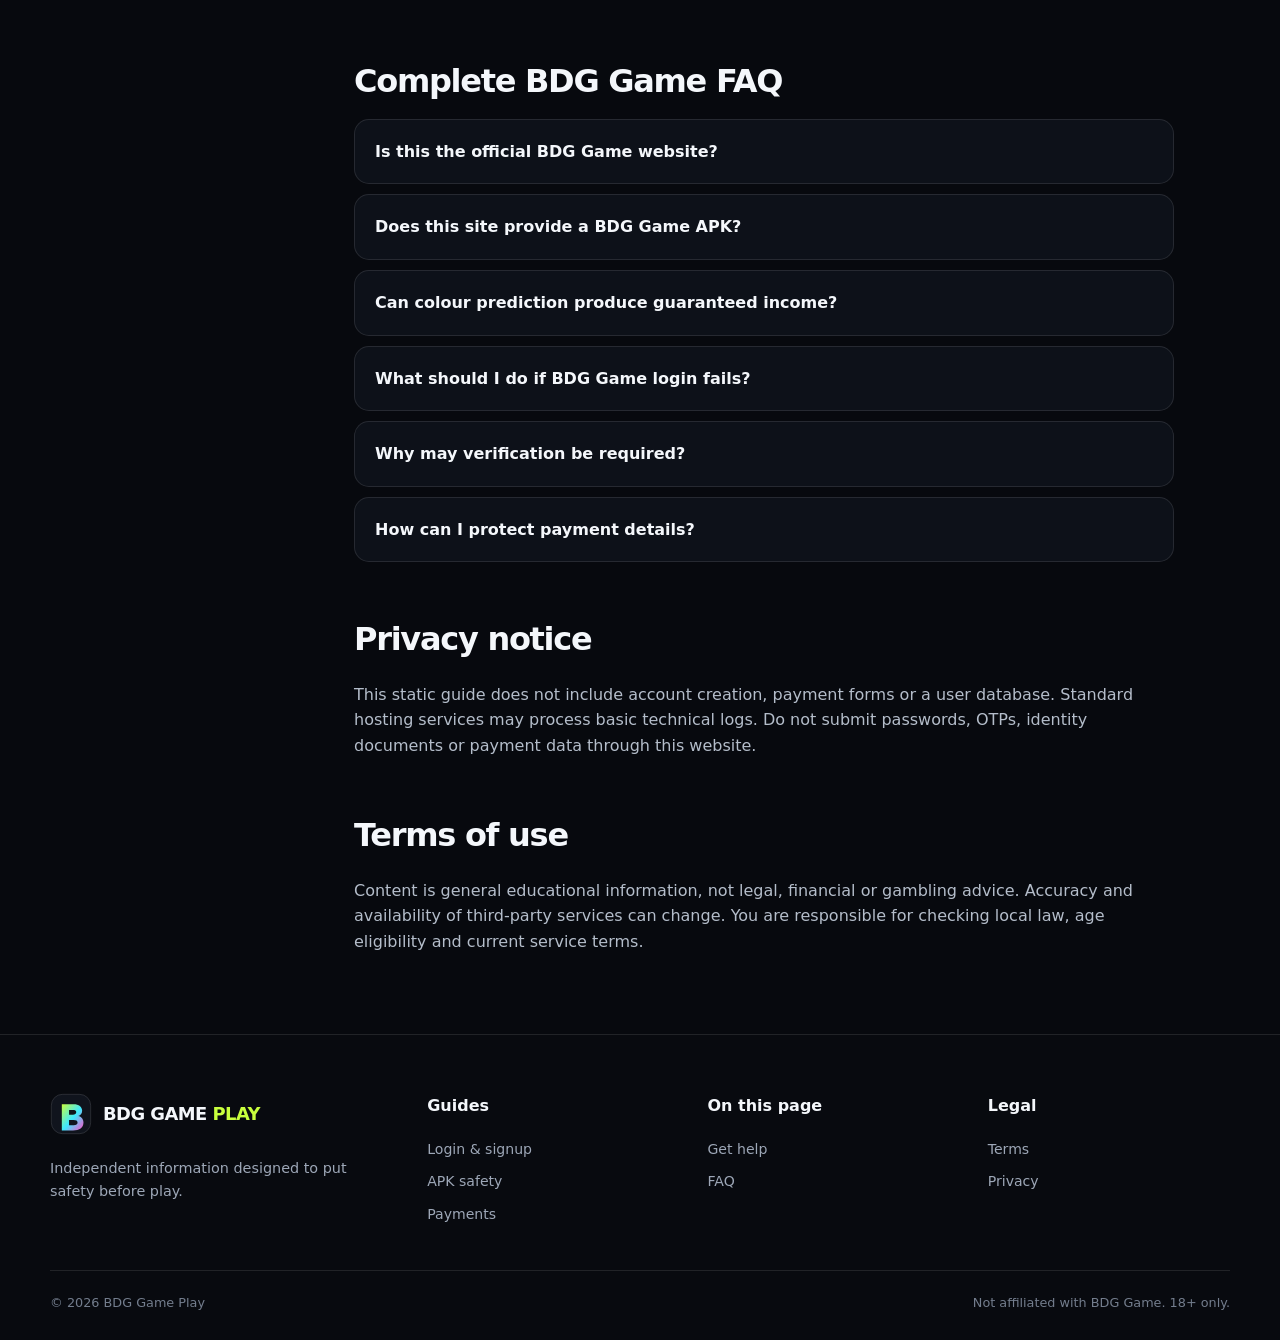
<file: responsible-gaming.html>
<!doctype html><html lang="en"><head><meta charset="utf-8"><meta name="viewport" content="width=device-width,initial-scale=1"><title>Responsible BDG Game Play & FAQ | BDG Game Play</title><meta name="description" content="Responsible gaming guidance, colour prediction facts, warning signs, limits, privacy, terms and a complete BDG Game FAQ."><link rel="icon" href="assets/favicon.svg" type="image/svg+xml"><link rel="stylesheet" href="assets/styles.css"></head><body>
<a class="skip-link" href="#main">Skip to content</a><div class="notice"><strong>18+ only.</strong> If gambling is causing harm, stop and seek local professional support.</div><header class="site-header"><div class="container nav-wrap"><a class="brand" href="index.html"><img src="assets/logo.svg" alt=""><span>BDG GAME <span>PLAY</span></span></a><button class="menu-button" aria-expanded="false" aria-controls="main-nav">Menu</button><nav class="main-nav" id="main-nav" data-open="false"><a href="index.html">Home</a><a href="login-signup.html">Login & Signup</a><a href="apk.html">APK Guide</a><a href="payments.html">Payments</a><a href="responsible-gaming.html" aria-current="page">Safe Play & FAQ</a></nav></div></header>
<main id="main"><section class="page-hero"><div class="container"><div class="breadcrumbs"><a href="index.html">Home</a> / Safe Play & FAQ</div><span class="eyebrow">Control comes first</span><h1>Responsible play<br>is the only play.</h1><p>Colour prediction is entertainment with uncertain outcomes—not an income plan. Use limits, notice warning signs and know when to stop.</p></div></section><section class="section-tight"><div class="container content-layout"><aside class="toc"><strong>On this page</strong><a href="#plan">Safer play plan</a><a href="#warning-signs">Warning signs</a><a href="#help">Get help</a><a href="#faq">FAQ</a><a href="#privacy">Privacy</a><a href="#terms">Terms</a></aside><article class="prose">
<h2 id="plan">Create a safer play plan</h2><div class="grid-2"><div class="card"><span class="step-no">TIME</span><h3>Set a stop time</h3><p>Use an alarm, take breaks and never extend a session to chase an outcome.</p></div><div class="card"><span class="step-no">MONEY</span><h3>Set a hard limit</h3><p>Use only disposable entertainment money. A limit should never move upward mid-session.</p></div></div><h3>Colour prediction facts</h3><p>Past colours, streaks, influencers and paid tip groups do not guarantee future outcomes. Treat every claim of a “100% winning trick” or fixed return as a red flag.</p>
<h2 id="warning-signs">Warning signs to take seriously</h2><ul><li>Spending more time or money than planned.</li><li>Borrowing, hiding activity or missing bills.</li><li>Trying to recover losses immediately.</li><li>Feeling anxious, angry or unable to stop.</li><li>Letting play affect work, sleep or relationships.</li></ul><div class="callout warning">If any warning sign feels familiar, stop play, block access where possible and speak with someone you trust or a qualified local support service.</div>
<h2 id="help">Getting help</h2><p>Use reputable support services in your country, financial blocking tools offered by your bank and self-exclusion options provided by the service. In an immediate crisis or danger, contact local emergency services.</p>
<h2 id="faq">Complete BDG Game FAQ</h2><div class="faq"><details><summary>Is this the official BDG Game website?</summary><p>No. BDG Game Play is an independent educational guide and is not affiliated with or endorsed by BDG Game.</p></details><details><summary>Does this site provide a BDG Game APK?</summary><p>No. We do not host, link to or distribute APK files. The APK page explains safety checks only.</p></details><details><summary>Can colour prediction produce guaranteed income?</summary><p>No. Outcomes are uncertain, and no method can guarantee profit. Never rely on gaming to pay bills or repay debt.</p></details><details><summary>What should I do if BDG Game login fails?</summary><p>Check the verified address, connection and credentials, then use the official password-recovery flow. Never pay a third party to recover an account.</p></details><details><summary>Why may verification be required?</summary><p>Services may use identity and payment checks to meet legal, age, security or fraud-prevention requirements.</p></details><details><summary>How can I protect payment details?</summary><p>Use verified pages, avoid public devices and Wi‑Fi for transactions, keep OTPs private and monitor account statements.</p></details></div>
<h2 id="privacy">Privacy notice</h2><p>This static guide does not include account creation, payment forms or a user database. Standard hosting services may process basic technical logs. Do not submit passwords, OTPs, identity documents or payment data through this website.</p><h2 id="terms">Terms of use</h2><p>Content is general educational information, not legal, financial or gambling advice. Accuracy and availability of third-party services can change. You are responsible for checking local law, age eligibility and current service terms.</p>
</article></div></section></main><footer class="site-footer"><div class="container"><div class="footer-grid"><div class="footer-brand"><a class="brand" href="index.html"><img src="assets/logo.svg" alt=""><span>BDG GAME <span>PLAY</span></span></a><p>Independent information designed to put safety before play.</p></div><div class="footer-col"><strong>Guides</strong><a href="login-signup.html">Login & signup</a><a href="apk.html">APK safety</a><a href="payments.html">Payments</a></div><div class="footer-col"><strong>On this page</strong><a href="#help">Get help</a><a href="#faq">FAQ</a></div><div class="footer-col"><strong>Legal</strong><a href="#terms">Terms</a><a href="#privacy">Privacy</a></div></div><div class="footer-bottom"><span>© <span data-year></span> BDG Game Play</span><span>Not affiliated with BDG Game. 18+ only.</span></div></div></footer><script src="assets/site.js"></script></body></html>
</file>
<file: assets/styles.css>
:root {
  --bg: #07090e;
  --panel: #10141d;
  --panel-2: #151b27;
  --text: #f4f7fb;
  --muted: #9da7b7;
  --line: rgba(255, 255, 255, 0.1);
  --lime: #c8ff3d;
  --cyan: #3ee8ff;
  --pink: #ff4fc8;
  --amber: #ffcf5a;
  --max: 1180px;
}

* { box-sizing: border-box; }
html { scroll-behavior: smooth; }
body {
  margin: 0;
  color: var(--text);
  background:
    radial-gradient(circle at 12% 4%, rgba(62,232,255,.13), transparent 26rem),
    radial-gradient(circle at 86% 8%, rgba(255,79,200,.12), transparent 28rem),
    var(--bg);
  font-family: Inter, ui-sans-serif, system-ui, -apple-system, BlinkMacSystemFont, "Segoe UI", sans-serif;
  line-height: 1.6;
}

a { color: inherit; text-decoration: none; }
img { display: block; max-width: 100%; }
button { font: inherit; }

.skip-link { position: absolute; left: -999px; top: 8px; }
.skip-link:focus { left: 8px; z-index: 99; background: var(--lime); color: #080b0f; padding: 8px 12px; border-radius: 8px; }
.container { width: min(calc(100% - 32px), var(--max)); margin-inline: auto; }

.site-header {
  position: sticky; top: 0; z-index: 50;
  border-bottom: 1px solid var(--line);
  background: rgba(7,9,14,.82);
  backdrop-filter: blur(18px);
}
.nav-wrap { min-height: 76px; display: flex; align-items: center; justify-content: space-between; gap: 24px; }
.brand { display: inline-flex; align-items: center; gap: 11px; font-weight: 900; letter-spacing: -.03em; font-size: 1.12rem; }
.brand img { width: 42px; height: 42px; }
.brand span span { color: var(--lime); }
.main-nav { display: flex; align-items: center; gap: 8px; }
.main-nav a { color: #b9c1ce; font-size: .91rem; font-weight: 650; padding: 9px 11px; border-radius: 10px; }
.main-nav a:hover, .main-nav a[aria-current="page"] { color: white; background: rgba(255,255,255,.07); }
.nav-cta { border: 1px solid rgba(200,255,61,.4); color: var(--lime) !important; }
.menu-button { display: none; color: white; background: transparent; border: 1px solid var(--line); border-radius: 10px; padding: 8px 11px; }

.notice { padding: 9px 16px; text-align: center; color: #c8d0dc; font-size: .82rem; border-bottom: 1px solid var(--line); background: rgba(255,207,90,.06); }
.notice strong { color: var(--amber); }

.hero { min-height: 690px; display: grid; align-items: center; padding: 92px 0 72px; overflow: hidden; }
.hero-grid { display: grid; grid-template-columns: 1.05fr .95fr; align-items: center; gap: 60px; }
.eyebrow { display: inline-flex; align-items: center; gap: 9px; text-transform: uppercase; letter-spacing: .13em; font-size: .75rem; color: var(--lime); font-weight: 850; }
.eyebrow::before { content: ""; width: 26px; height: 2px; background: var(--lime); }
h1 { margin: 18px 0 22px; font-size: clamp(3rem, 7vw, 6.4rem); letter-spacing: -.065em; line-height: .91; max-width: 780px; }
.gradient-word { color: transparent; background: linear-gradient(90deg, var(--lime), var(--cyan) 45%, var(--pink)); background-clip: text; -webkit-background-clip: text; }
.hero p { color: #b4bdca; font-size: clamp(1rem, 1.6vw, 1.18rem); max-width: 610px; }
.hero-actions { display: flex; flex-wrap: wrap; gap: 12px; margin-top: 34px; }
.button { display: inline-flex; align-items: center; justify-content: center; min-height: 48px; padding: 0 20px; border-radius: 12px; font-weight: 800; border: 1px solid var(--line); transition: transform .2s, box-shadow .2s; }
.button:hover { transform: translateY(-2px); }
.button-primary { color: #071006; background: var(--lime); box-shadow: 0 12px 34px rgba(200,255,61,.16); }
.button-ghost { background: rgba(255,255,255,.04); }

.hero-art { position: relative; margin: 0; border-radius: 30px; overflow: hidden; border: 1px solid rgba(255,255,255,.15); box-shadow: 0 38px 90px rgba(0,0,0,.55), 0 0 70px rgba(62,232,255,.08); transform: rotate(1.2deg); }
.hero-art::after { content: ""; position: absolute; inset: 0; box-shadow: inset 0 0 0 1px rgba(255,255,255,.06); pointer-events: none; border-radius: inherit; }
.hero-art img { width: 100%; min-height: 465px; object-fit: cover; object-position: 60% center; }
.hero-art figcaption { position: absolute; left: 20px; bottom: 18px; padding: 8px 12px; border: 1px solid var(--line); border-radius: 999px; background: rgba(7,9,14,.76); backdrop-filter: blur(10px); color: #d6dde7; font-size: .78rem; font-weight: 800; }

.game-visual { position: relative; min-height: 480px; display: grid; place-items: center; }
.game-card { width: min(440px, 92%); border: 1px solid rgba(255,255,255,.15); border-radius: 30px; background: linear-gradient(145deg, rgba(255,255,255,.1), rgba(255,255,255,.025)); box-shadow: 0 40px 90px rgba(0,0,0,.55); padding: 28px; transform: rotate(2deg); }
.game-top { display: flex; justify-content: space-between; align-items: center; color: var(--muted); font-size: .8rem; }
.live { color: var(--lime); font-weight: 800; }
.colour-wheel { width: 230px; aspect-ratio: 1; margin: 38px auto; border-radius: 50%; background: conic-gradient(var(--pink) 0 33%, var(--lime) 33% 66%, var(--cyan) 66%); border: 16px solid #0d1118; box-shadow: inset 0 0 0 1px rgba(255,255,255,.2), 0 0 55px rgba(62,232,255,.2); position: relative; }
.colour-wheel::after { content: "BDG"; position: absolute; inset: 34%; display: grid; place-items: center; border-radius: 50%; background: #080b10; color: white; font-weight: 950; letter-spacing: -.06em; font-size: 1.4rem; }
.rounds { display: grid; grid-template-columns: repeat(4,1fr); gap: 8px; }
.rounds span { height: 42px; display: grid; place-items: center; border: 1px solid var(--line); border-radius: 10px; color: #b8c0cc; font-size: .8rem; }
.floating-chip { position: absolute; padding: 10px 14px; border-radius: 999px; border: 1px solid var(--line); background: #121722; font-size: .8rem; font-weight: 800; box-shadow: 0 18px 35px rgba(0,0,0,.3); }
.chip-one { top: 12%; right: -1%; color: var(--pink); }
.chip-two { bottom: 16%; left: -3%; color: var(--cyan); }

.section { padding: 92px 0; }
.section-tight { padding: 64px 0; }
.section-head { display: flex; justify-content: space-between; gap: 28px; align-items: end; margin-bottom: 36px; }
.section-head h2, .page-hero h1 { margin: 8px 0 0; font-size: clamp(2.2rem, 5vw, 4.3rem); line-height: 1; letter-spacing: -.055em; }
.section-head p { max-width: 480px; color: var(--muted); margin: 0; }
.grid-4 { display: grid; grid-template-columns: repeat(4, 1fr); gap: 16px; }
.grid-3 { display: grid; grid-template-columns: repeat(3, 1fr); gap: 18px; }
.grid-2 { display: grid; grid-template-columns: repeat(2, 1fr); gap: 22px; }
.card { border: 1px solid var(--line); border-radius: 20px; background: rgba(17,22,31,.78); padding: 25px; }
.card:hover { border-color: rgba(200,255,61,.3); }
.icon-box { width: 44px; height: 44px; display: grid; place-items: center; border-radius: 12px; background: rgba(200,255,61,.09); color: var(--lime); font-size: 1.25rem; font-weight: 900; }
.card h3 { margin: 22px 0 8px; font-size: 1.15rem; }
.card p { margin: 0 0 18px; color: var(--muted); font-size: .93rem; }
.card-link { color: var(--lime); font-weight: 800; font-size: .9rem; }
.keyword-link { color: var(--lime); text-decoration: underline; text-decoration-color: rgba(200,255,61,.35); text-underline-offset: 4px; }
.keyword-link:hover { color: white; text-decoration-color: var(--lime); }
.step-no { font-size: .75rem; color: var(--lime); letter-spacing: .12em; font-weight: 850; }

.feature-band { border-block: 1px solid var(--line); background: linear-gradient(90deg, rgba(200,255,61,.06), rgba(62,232,255,.06), rgba(255,79,200,.06)); }
.feature-band .container { display: grid; grid-template-columns: repeat(4, 1fr); }
.stat { padding: 28px 18px; text-align: center; border-right: 1px solid var(--line); }
.stat:last-child { border-right: 0; }
.stat strong { display: block; font-size: 1.45rem; }
.stat span { color: var(--muted); font-size: .82rem; }

.faq { display: grid; gap: 10px; }
details { border: 1px solid var(--line); border-radius: 15px; background: rgba(17,22,31,.72); padding: 0 20px; }
summary { cursor: pointer; list-style: none; padding: 19px 0; font-weight: 800; }
summary::-webkit-details-marker { display: none; }
details p { color: var(--muted); margin: 0 0 20px; }

.page-hero { padding: 90px 0 55px; background: linear-gradient(90deg, rgba(7,9,14,.98) 0%, rgba(7,9,14,.9) 58%, rgba(7,9,14,.45) 100%), url('bdg-playbook-hero.png') center right / cover no-repeat; border-bottom: 1px solid var(--line); }
.page-hero p { color: var(--muted); max-width: 720px; font-size: 1.08rem; }
.breadcrumbs { color: var(--muted); font-size: .82rem; margin-bottom: 20px; }
.breadcrumbs a { color: var(--lime); }
.content-layout { display: grid; grid-template-columns: 260px 1fr; gap: 44px; align-items: start; }
.toc { position: sticky; top: 105px; border: 1px solid var(--line); border-radius: 16px; padding: 20px; background: var(--panel); }
.toc strong { display: block; margin-bottom: 12px; }
.toc a { display: block; color: var(--muted); padding: 7px 0; font-size: .88rem; }
.toc a:hover { color: var(--lime); }
.prose { max-width: 820px; }
.prose h2 { margin: 52px 0 12px; font-size: 2rem; letter-spacing: -.04em; }
.prose h2:first-child { margin-top: 0; }
.prose h3 { margin: 30px 0 8px; }
.prose p, .prose li { color: #b4bdca; }
.prose li + li { margin-top: 8px; }
.callout { border-left: 3px solid var(--lime); background: rgba(200,255,61,.06); padding: 16px 18px; border-radius: 0 12px 12px 0; margin: 24px 0; color: #cdd5df; }
.warning { border-left-color: var(--amber); background: rgba(255,207,90,.06); }
.checklist { padding: 0; list-style: none; }
.checklist li { padding-left: 28px; position: relative; }
.checklist li::before { content: "✓"; position: absolute; left: 0; color: var(--lime); font-weight: 900; }

.site-footer { border-top: 1px solid var(--line); padding: 58px 0 26px; background: #080a0f; }
.footer-grid { display: grid; grid-template-columns: 1.4fr repeat(3, 1fr); gap: 38px; }
.footer-brand p { color: var(--muted); max-width: 330px; font-size: .9rem; }
.footer-col strong { display: block; margin-bottom: 14px; }
.footer-col a { display: block; color: var(--muted); padding: 5px 0; font-size: .88rem; }
.footer-col a:hover { color: white; }
.footer-bottom { border-top: 1px solid var(--line); margin-top: 40px; padding-top: 22px; display: flex; justify-content: space-between; gap: 20px; color: #737d8d; font-size: .8rem; }

@media (max-width: 960px) {
  .menu-button { display: inline-flex; }
  .main-nav { display: none; position: absolute; left: 16px; right: 16px; top: 82px; padding: 12px; flex-direction: column; align-items: stretch; background: #10141d; border: 1px solid var(--line); border-radius: 15px; box-shadow: 0 20px 50px rgba(0,0,0,.45); }
  .main-nav[data-open="true"] { display: flex; }
  .hero-grid, .content-layout { grid-template-columns: 1fr; }
  .hero { padding-top: 65px; }
  .game-visual { min-height: 430px; }
  .hero-art img { min-height: 390px; }
  .grid-4, .grid-3 { grid-template-columns: repeat(2, 1fr); }
  .toc { position: static; }
  .footer-grid { grid-template-columns: repeat(2, 1fr); }
}

@media (max-width: 620px) {
  .container { width: min(calc(100% - 24px), var(--max)); }
  .notice { font-size: .74rem; }
  .hero { min-height: auto; padding: 56px 0; }
  h1 { font-size: clamp(3rem, 17vw, 4.6rem); }
  .game-visual { min-height: 350px; }
  .hero-art { transform: none; }
  .hero-art img { min-height: 300px; }
  .game-card { padding: 18px; }
  .colour-wheel { width: 180px; margin: 26px auto; }
  .floating-chip { display: none; }
  .section { padding: 66px 0; }
  .section-head { display: block; }
  .section-head p { margin-top: 14px; }
  .grid-4, .grid-3, .grid-2 { grid-template-columns: 1fr; }
  .feature-band .container { grid-template-columns: repeat(2, 1fr); }
  .stat:nth-child(2) { border-right: 0; }
  .stat:nth-child(-n+2) { border-bottom: 1px solid var(--line); }
  .footer-grid { grid-template-columns: 1fr; }
  .footer-bottom { flex-direction: column; }
}
</file>
